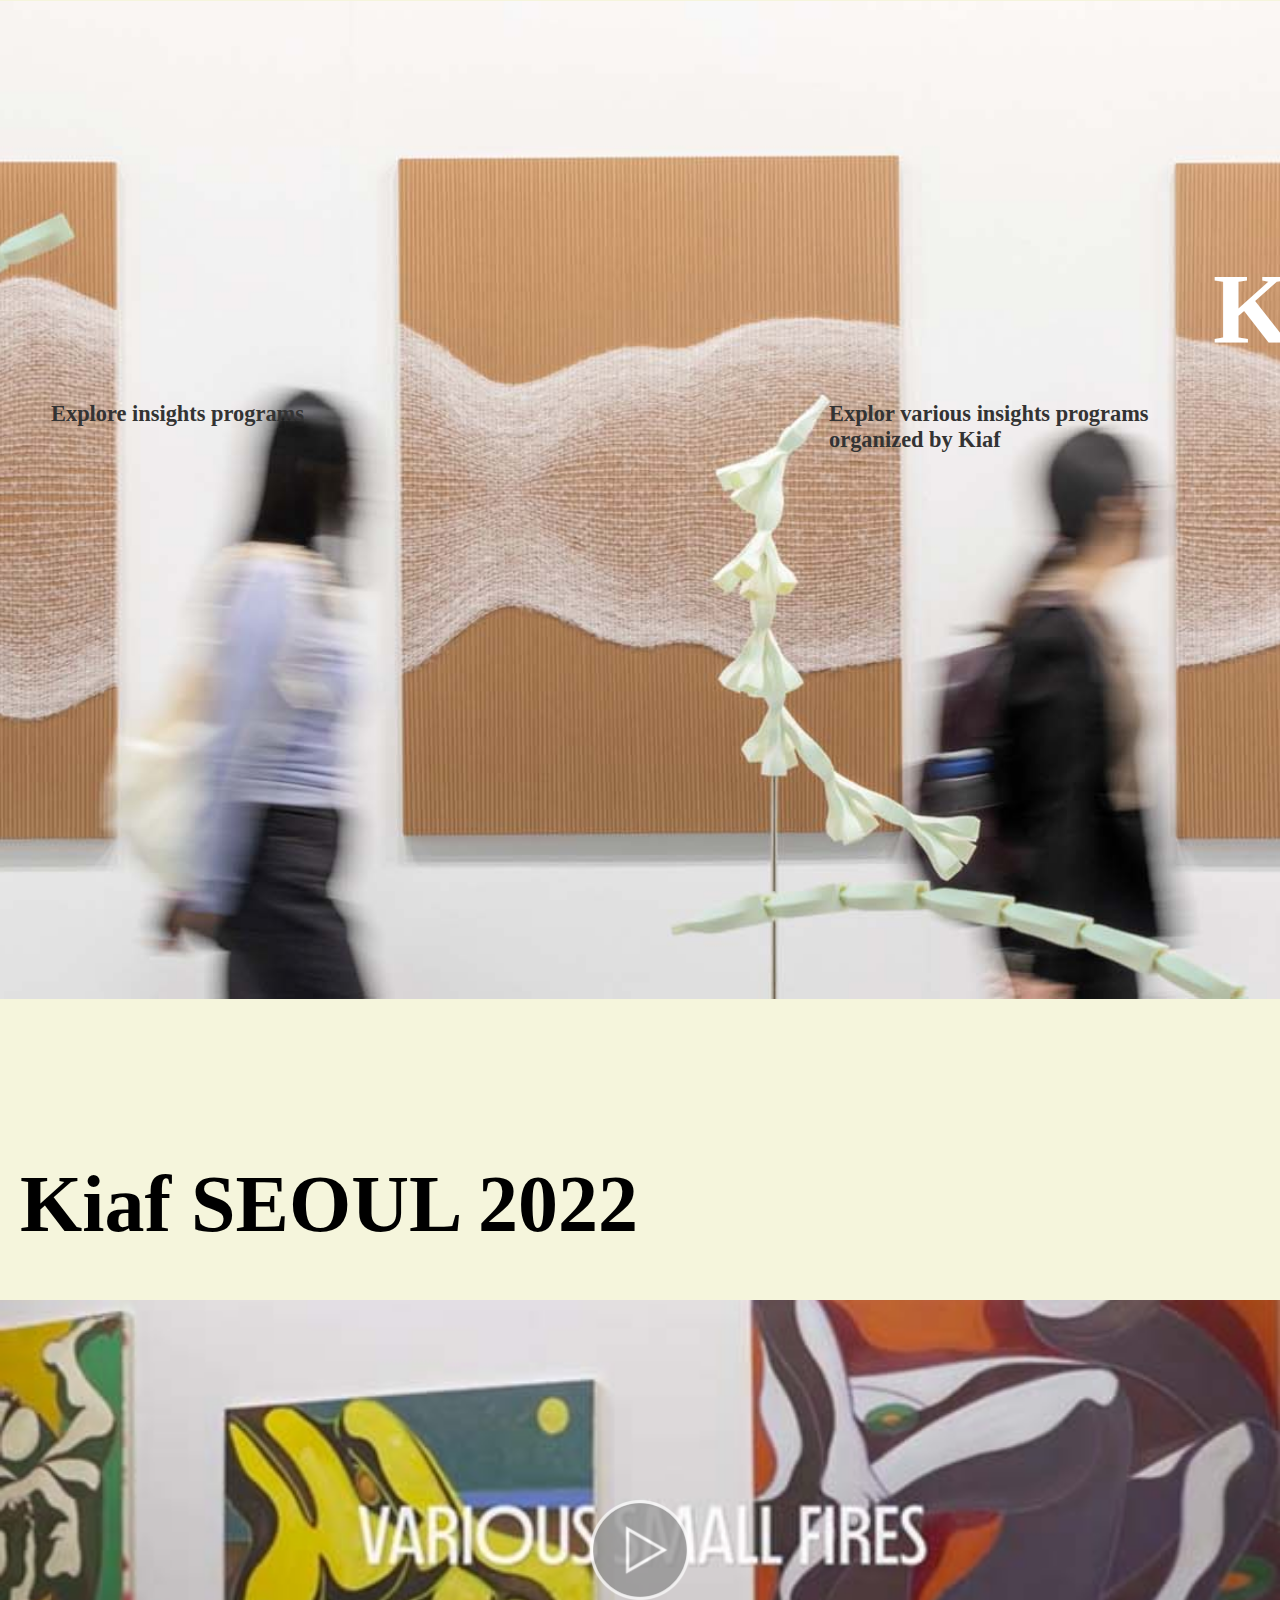
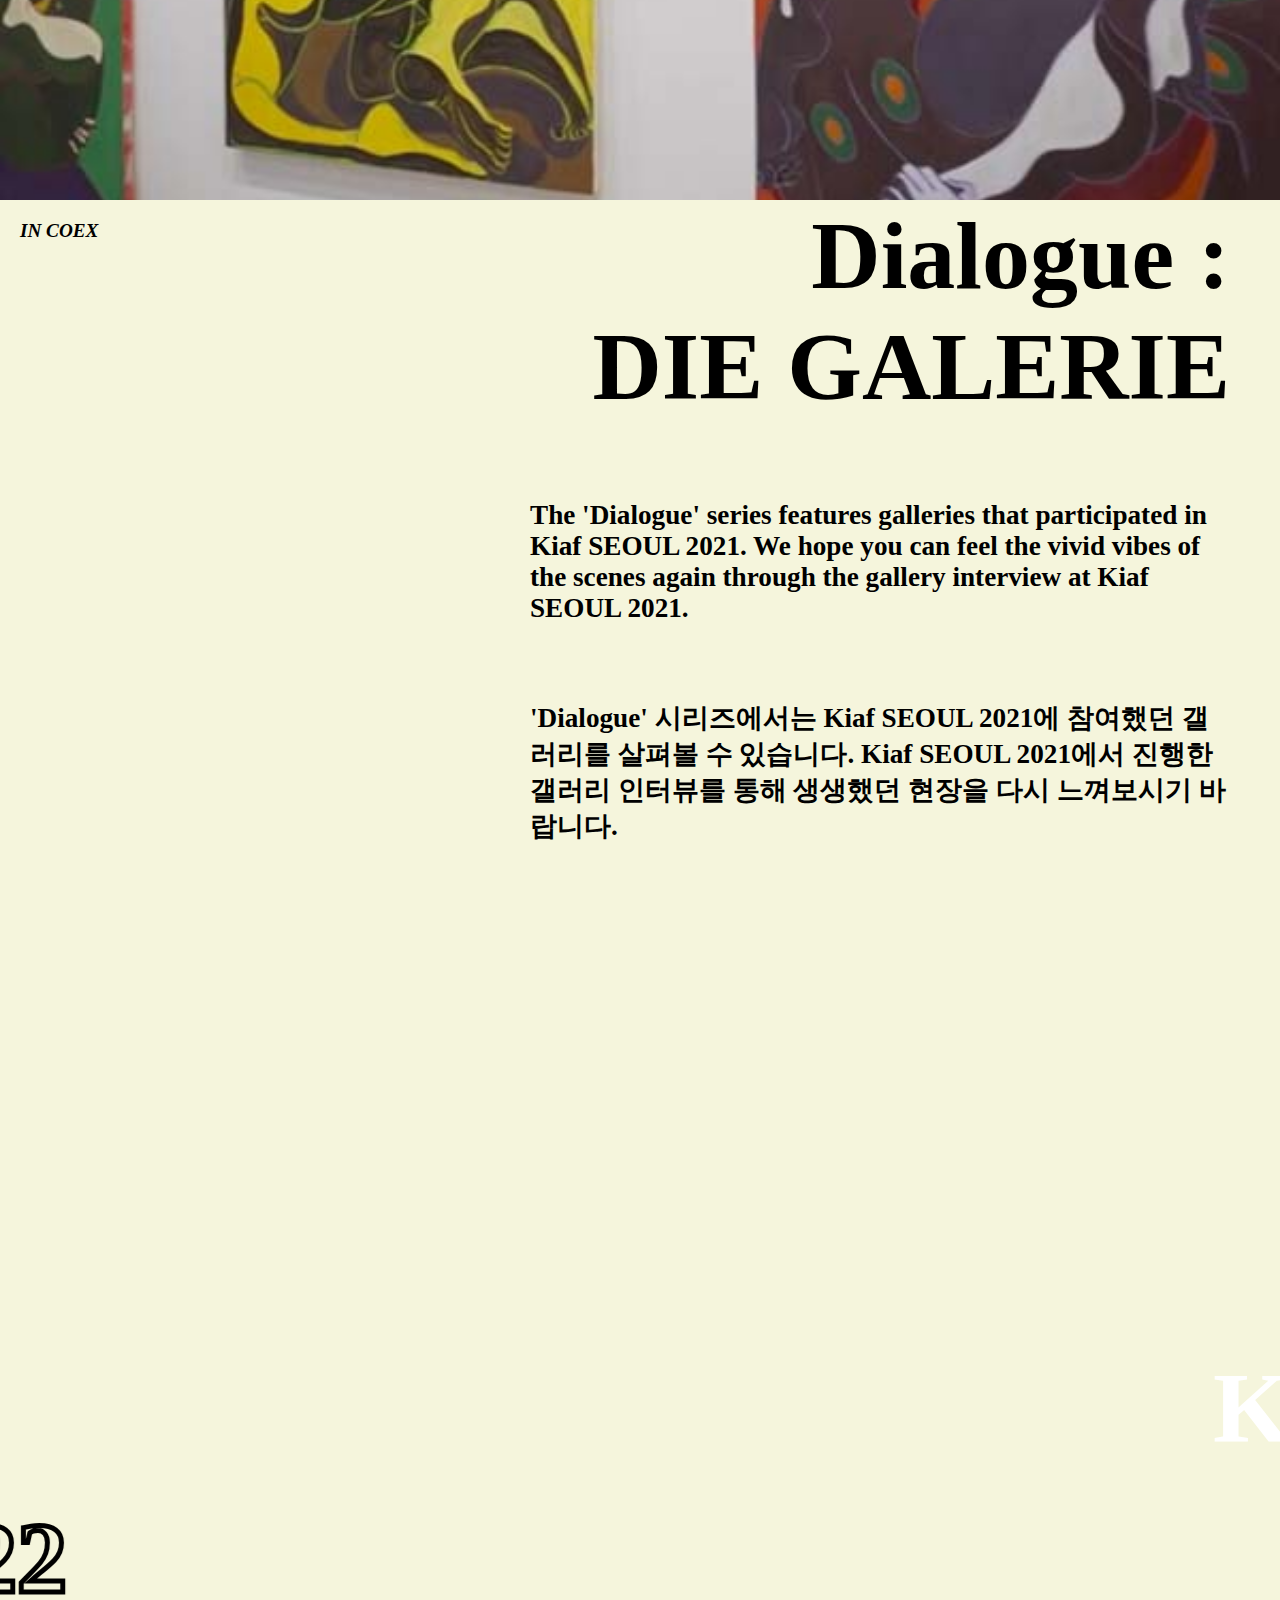
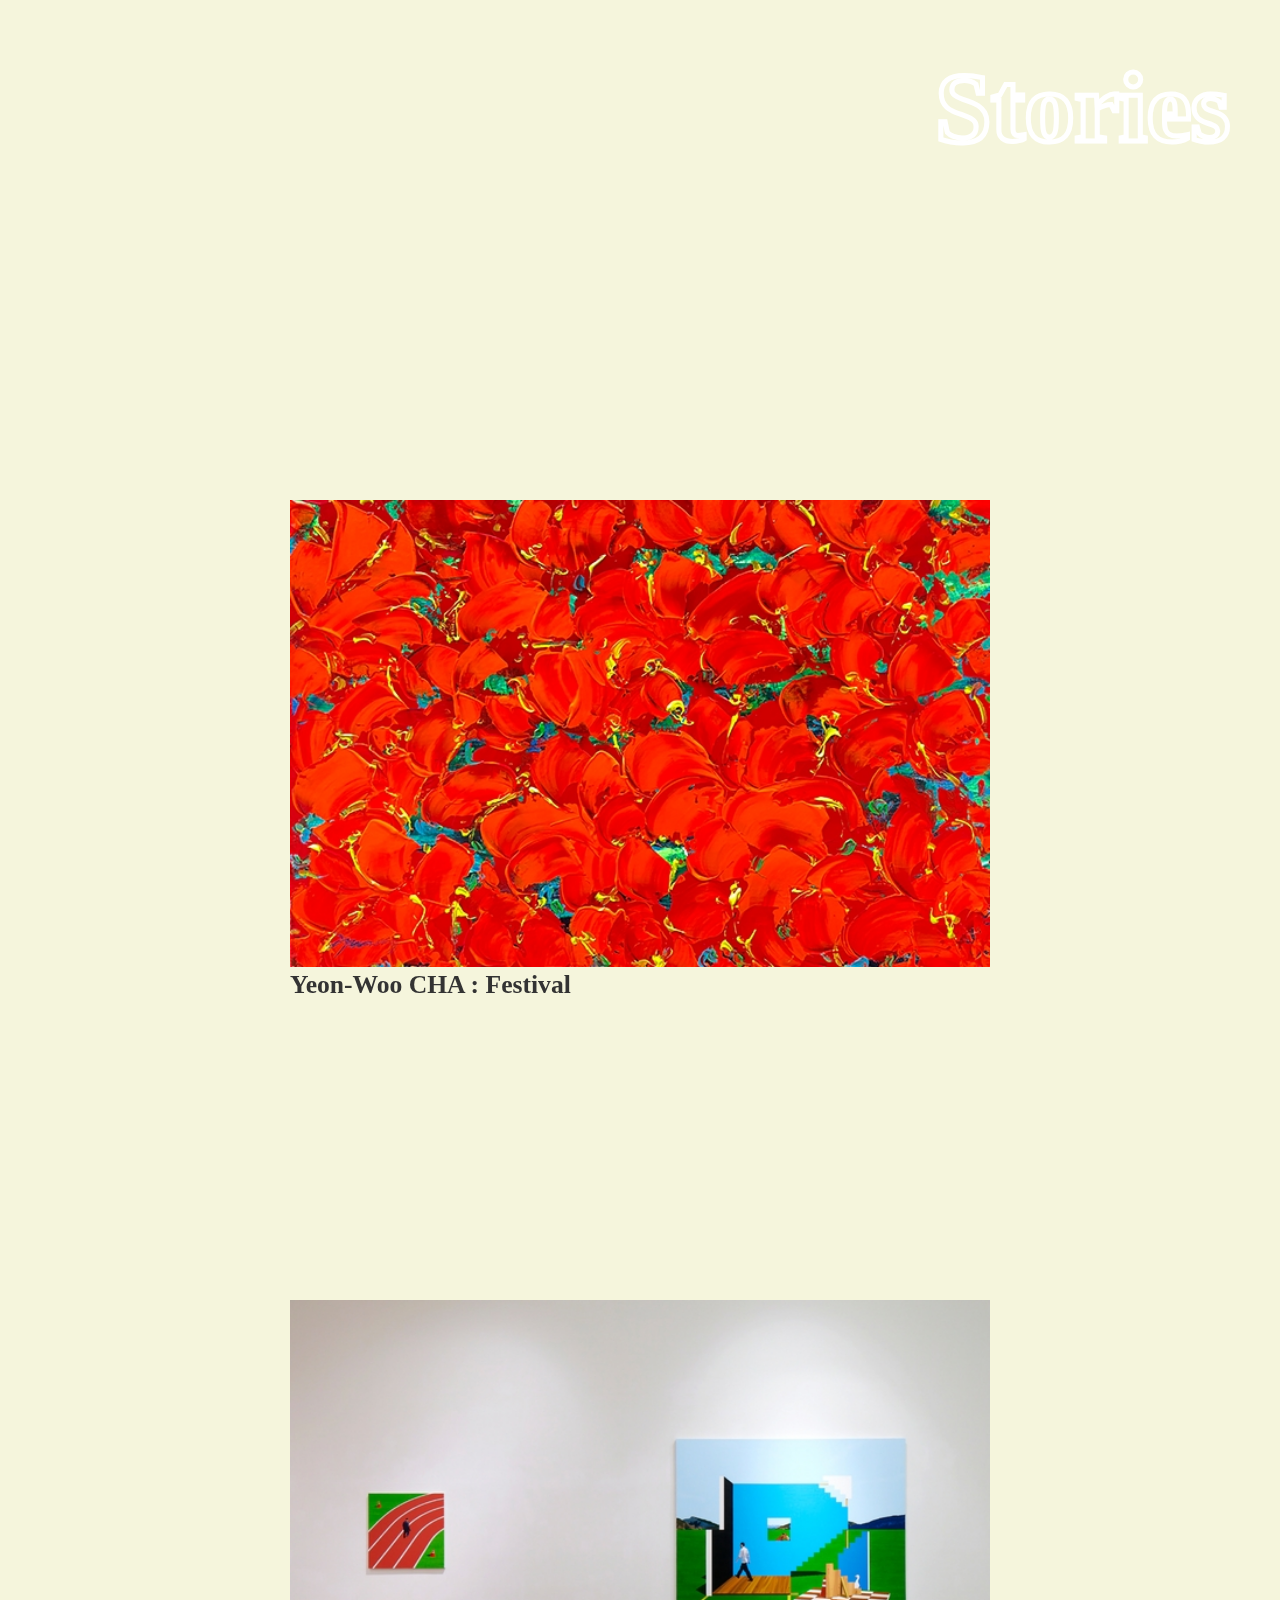
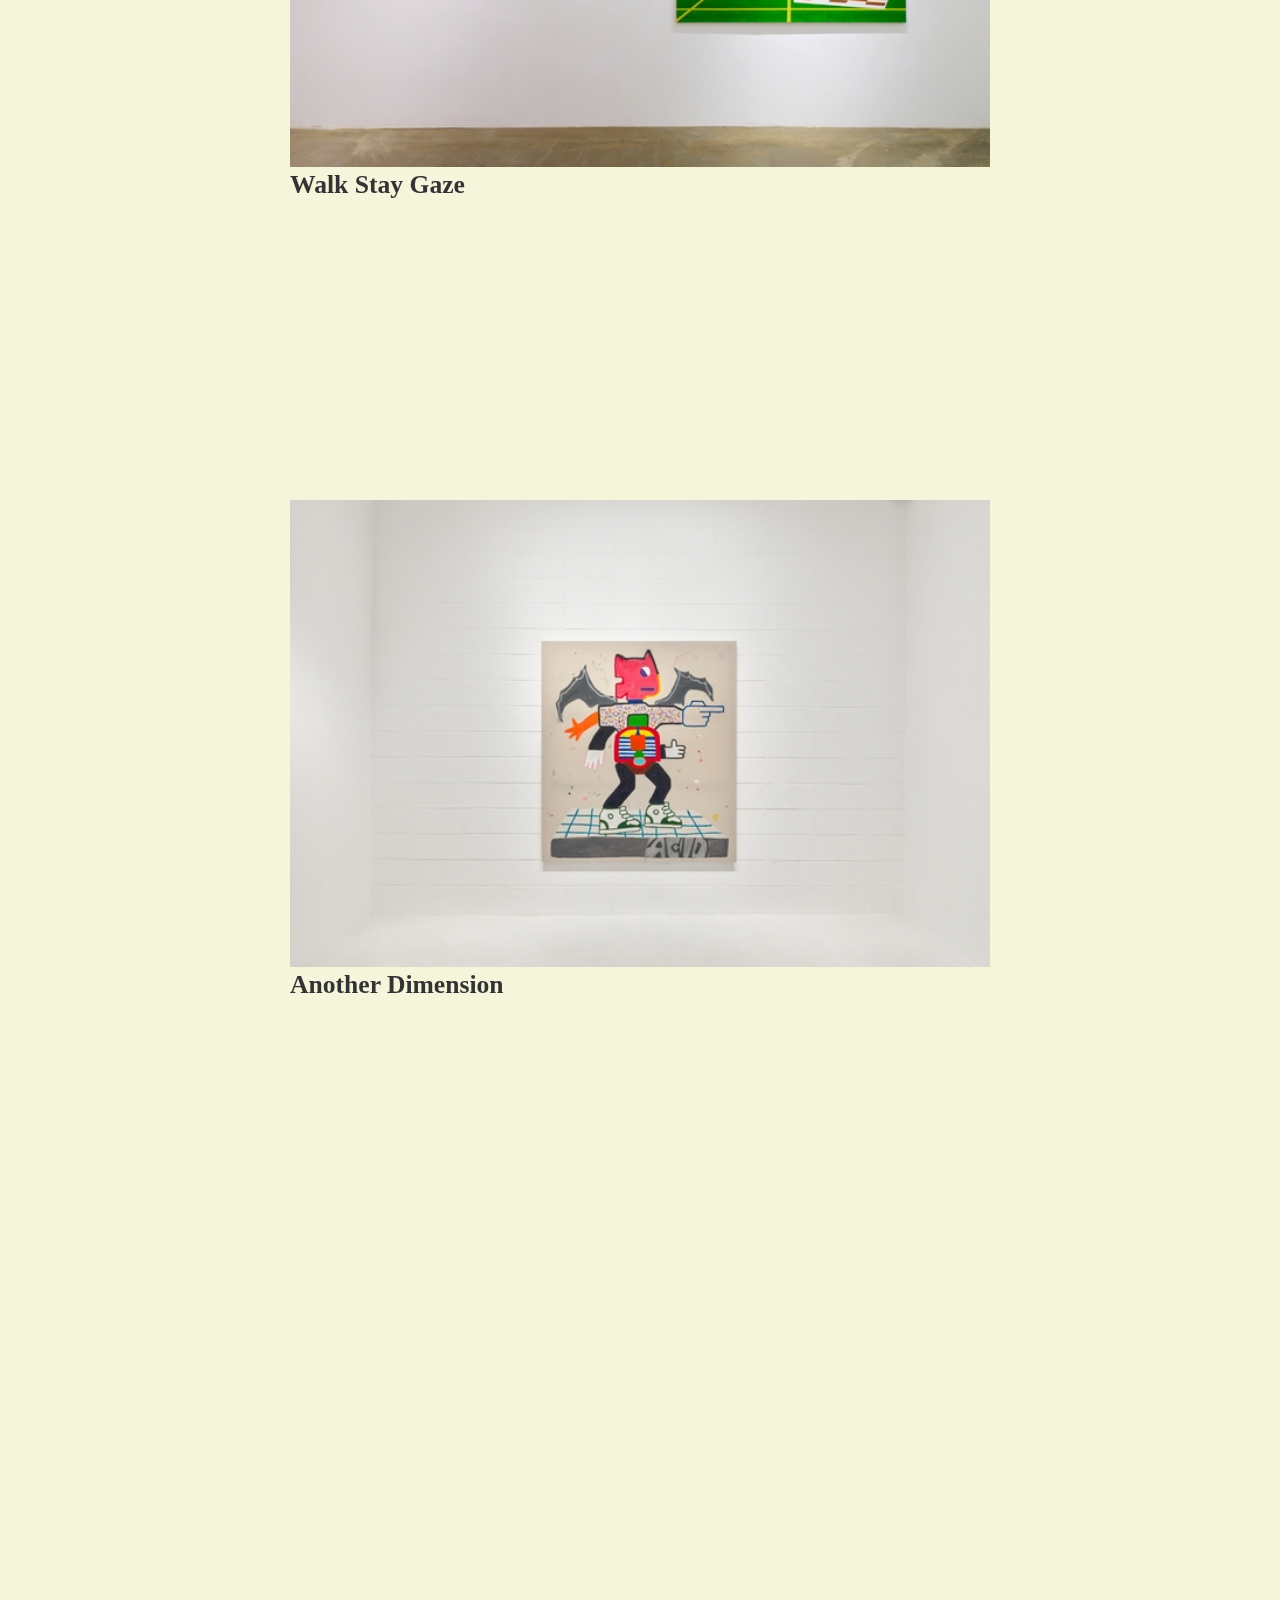
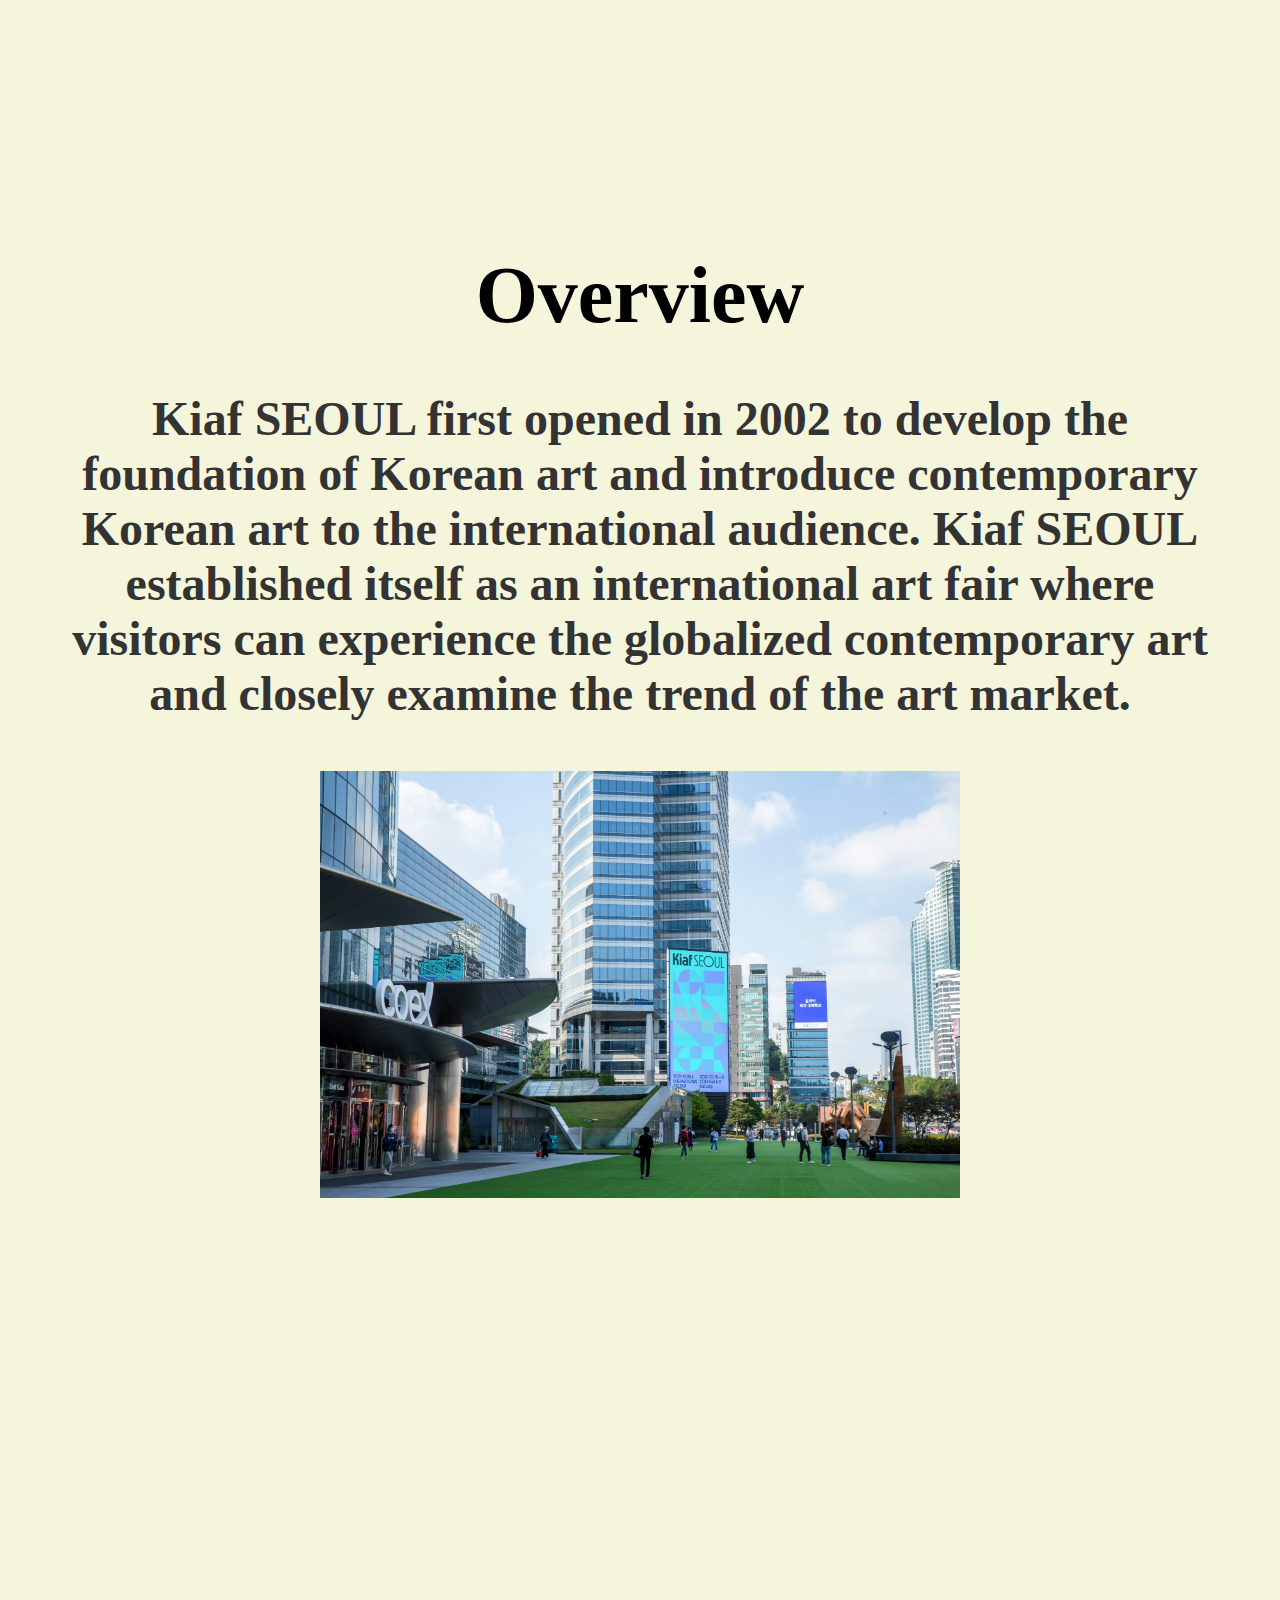
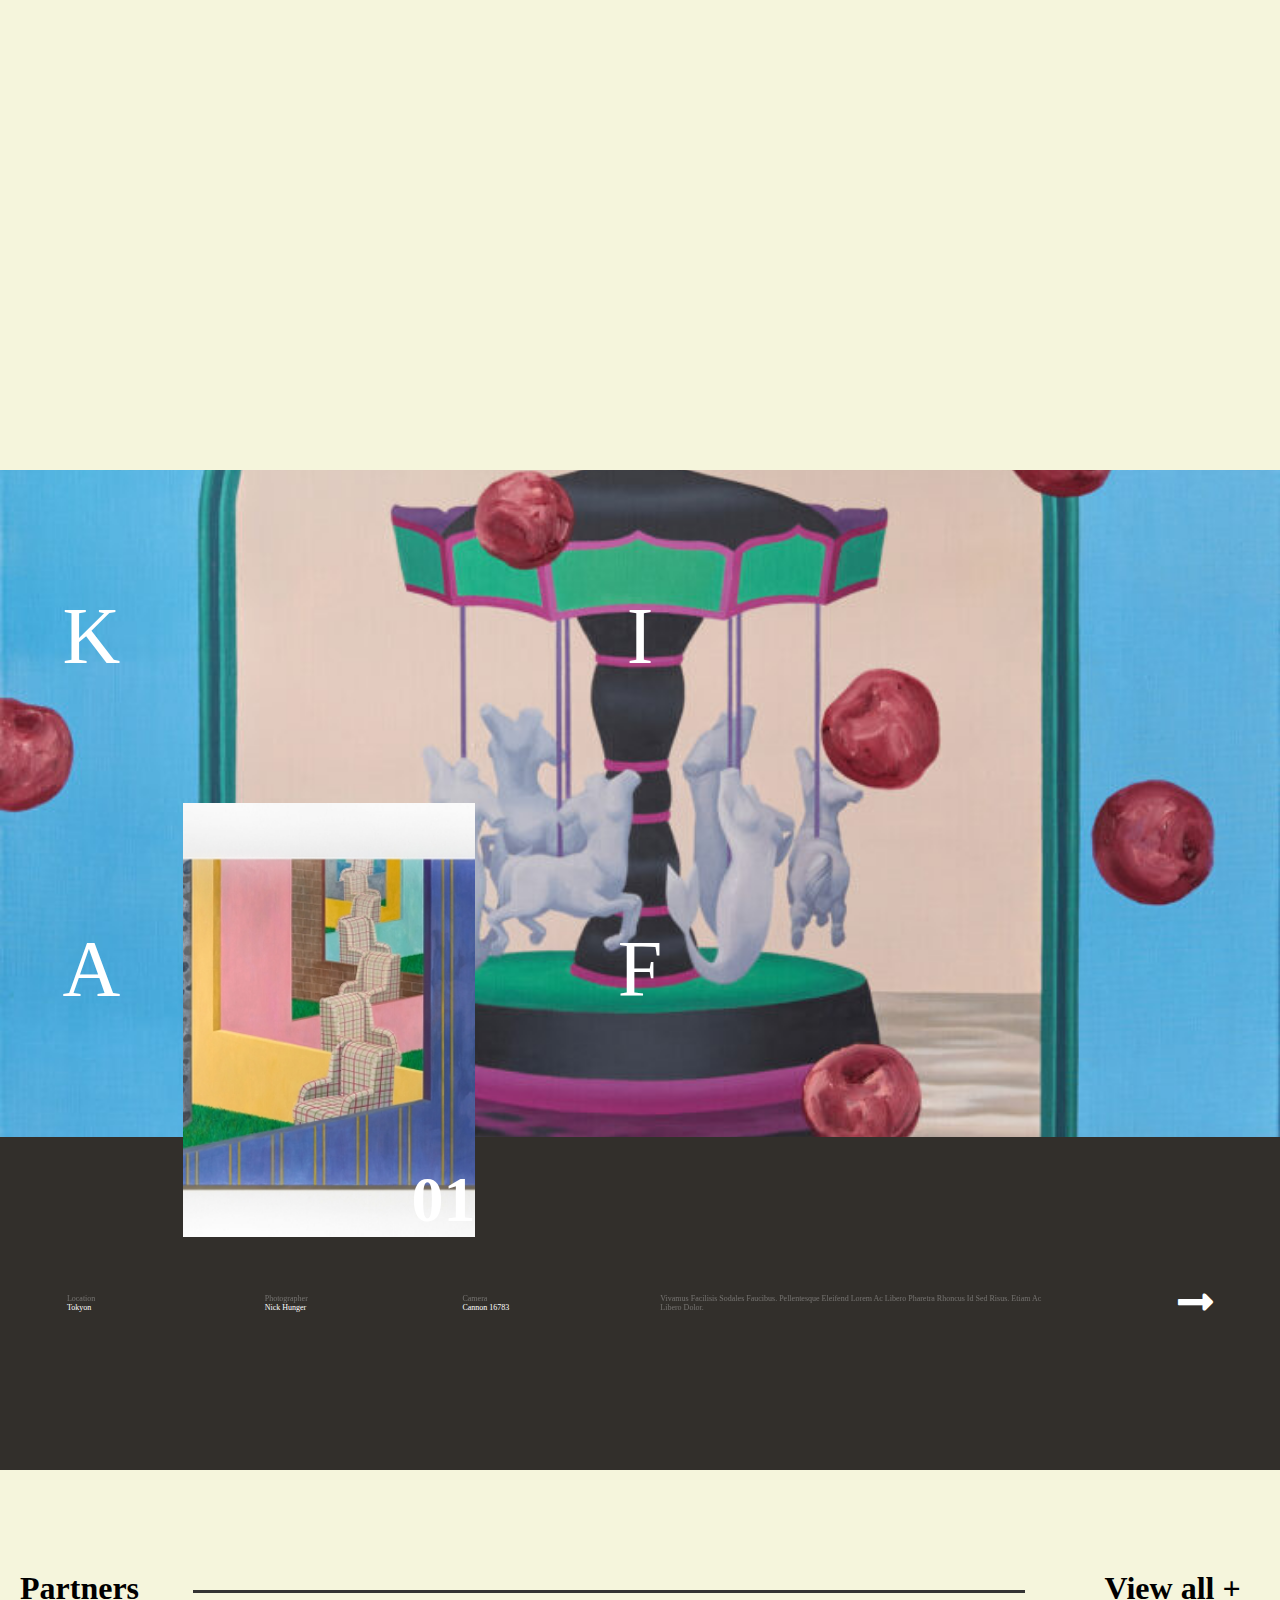
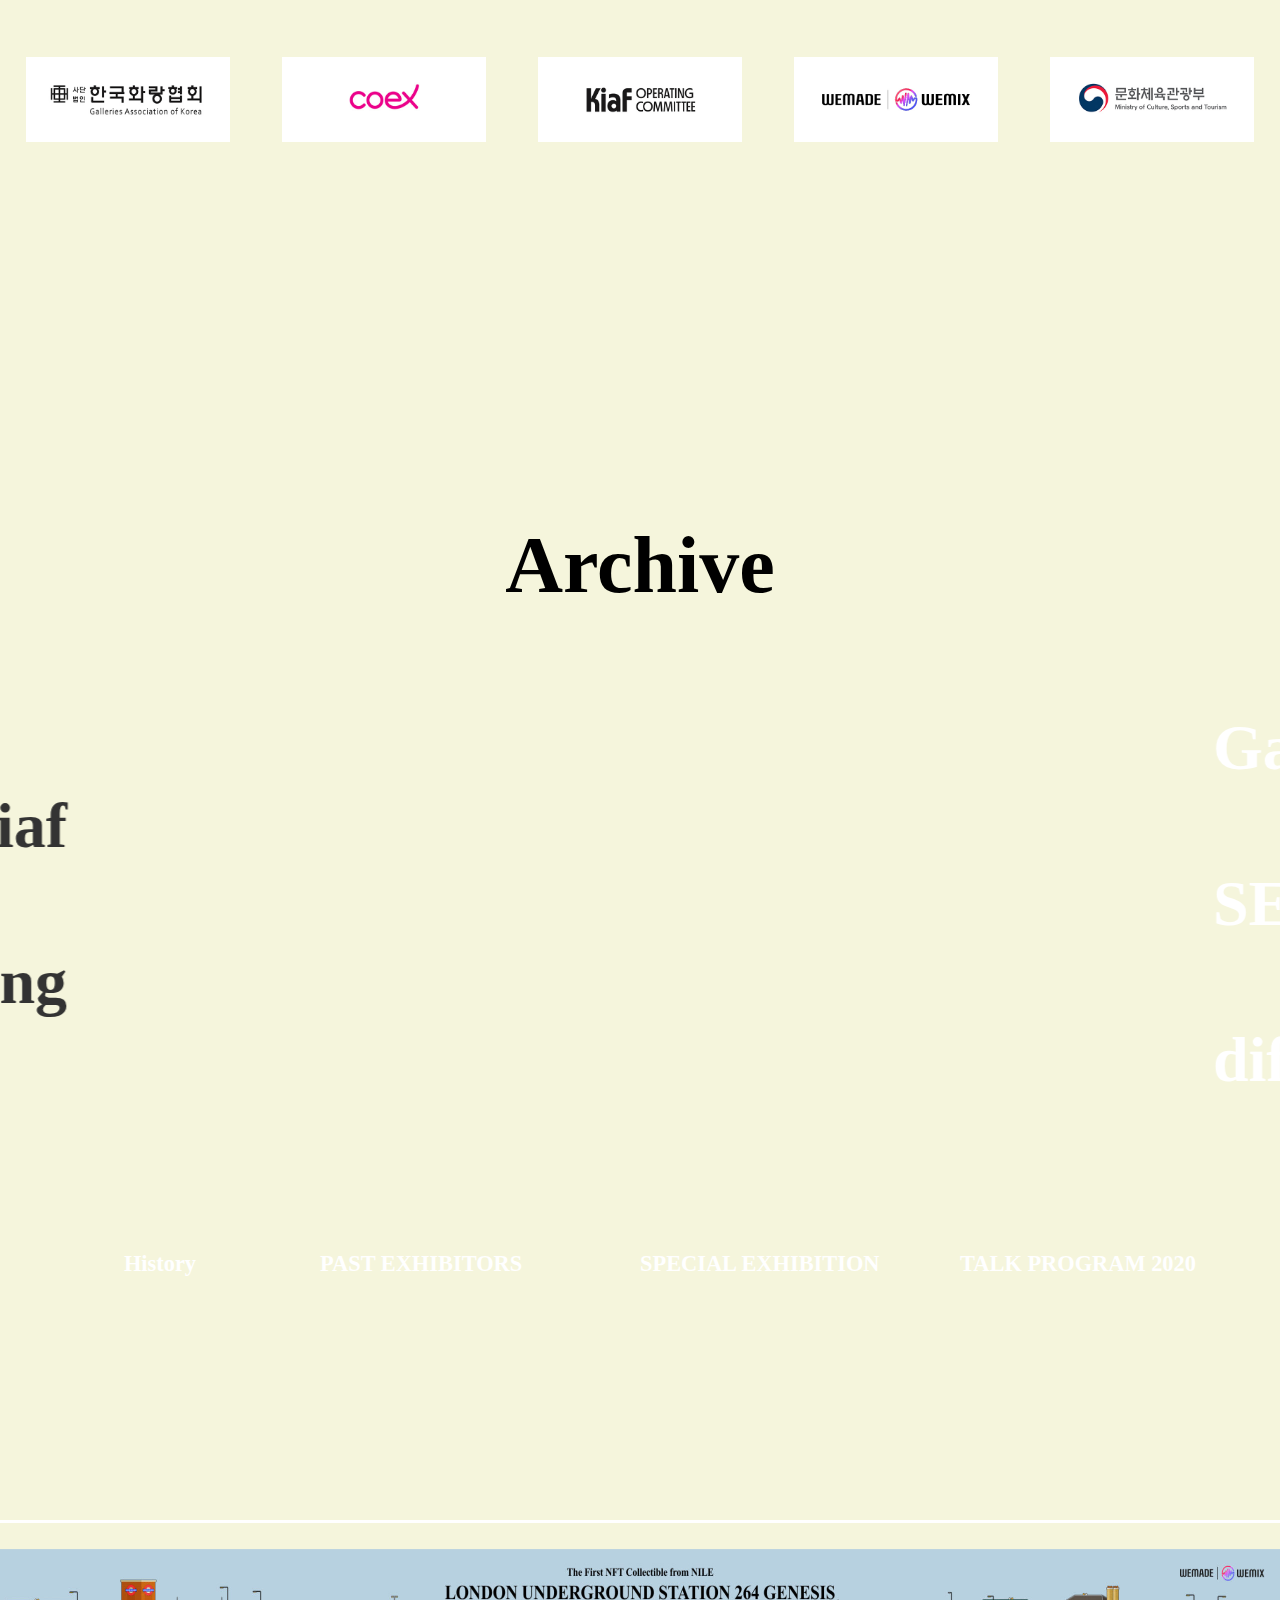
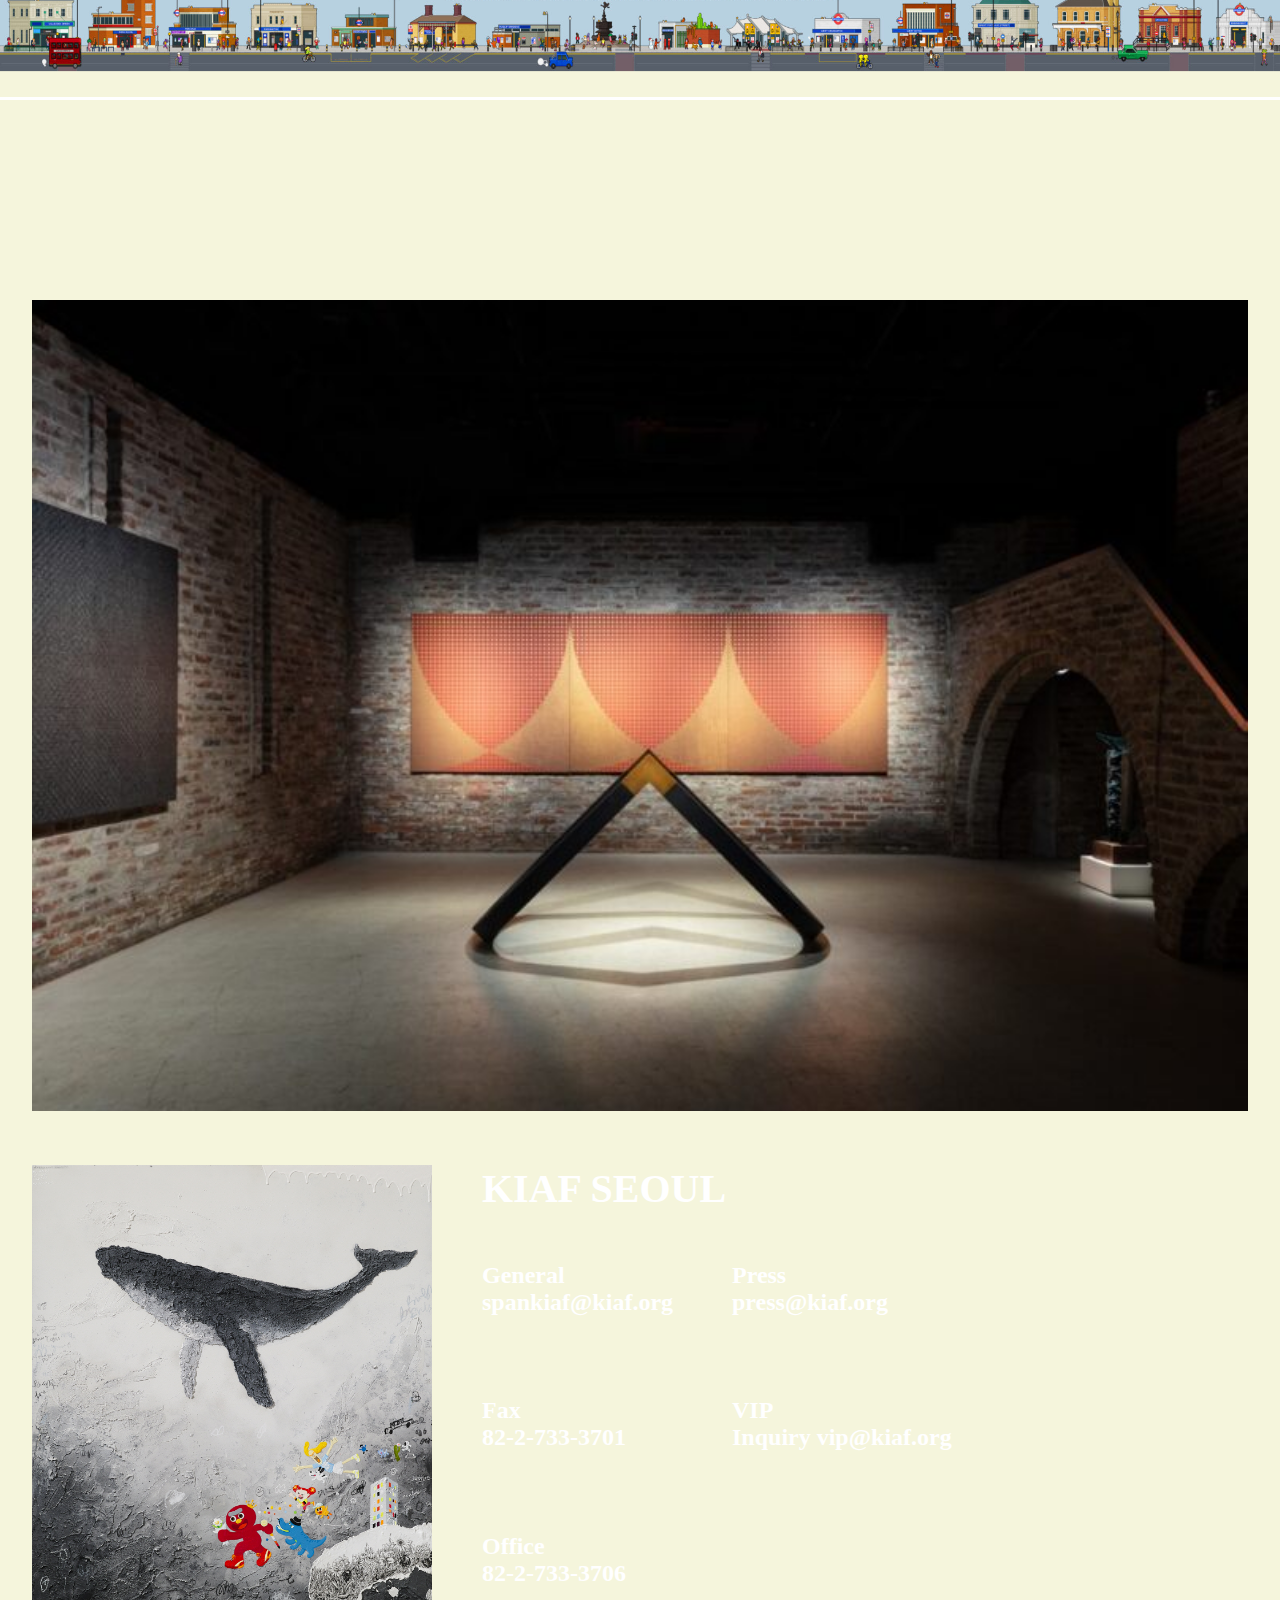
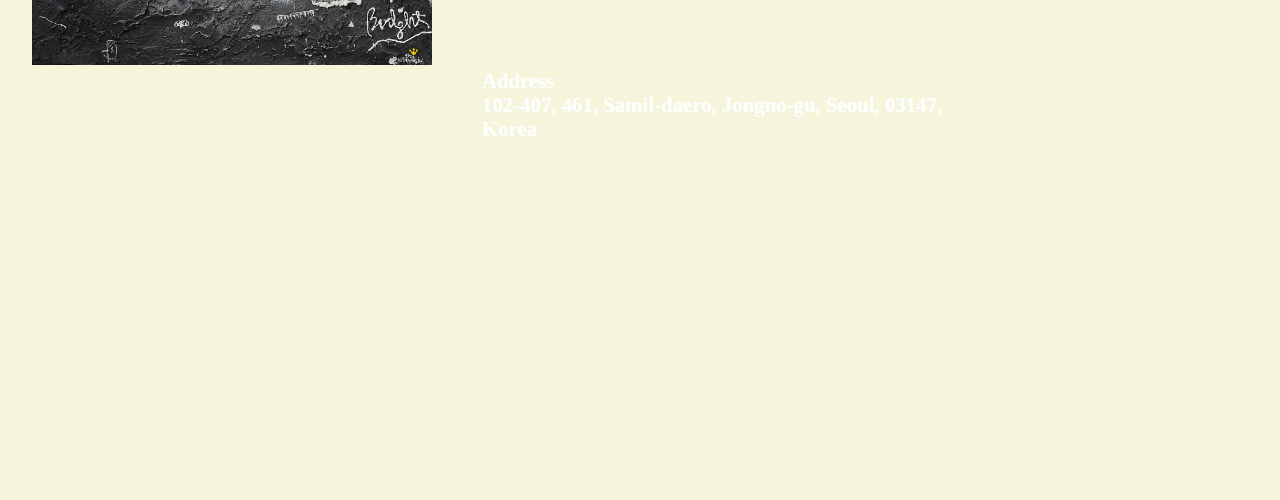
<file: index.html>
<!DOCTYPE html>
<html lang="en">
  <head>
    <meta charset="UTF-8" />
    <meta http-equiv="X-UA-Compatible" content="IE=edge" />
    <meta name="viewport" content="width=device-width, initial-scale=1.0" />
    <title>index</title>
    <link
      rel="stylesheet"
      href="https://use.fontawesome.com/releases/v5.2.0/css/all.css"
    />
    <link rel="stylesheet" href="css/main.css" !important />
    <link rel="stylesheet" href="css/desk.css" !important />
    <link rel="stylesheet" href="css/ta.css" !important />
    <link rel="stylesheet" href="css/mpro.css" !important />
    <link rel="stylesheet" href="css/m.css" />
    <style>
      @font-face {
        font-family: "Faktum-Bold";

        src: local("Faktum-Bold"), url("../font/Faktum-Bold.eot"),
          url("../font/Faktum-Bold.woff") format("Faktum-Bold"),
          url("../font/Faktum-Bold.ttf") format("Faktum-Bold"),
          url("../font/Faktum-Bold.otf") format("Faktum-Bold");
      }
      h1,
      h2,
      h3,
      h4,
      h5,
      h6,
      p,
      span,
      a {
        font-family: "Faktum-Bold";
      }
    </style>
    <script src="lib/jquery-3.1.1.min.js"></script>
    <script src="lib/jquery.easing.1.3.js"></script>
    <script src="lib/transit.min.js"></script>
    <script src="js/main.js"></script>
    <script>
      $(function () {
        // 메뉴바
        var lastScroll = 0;
        $(window).on("scroll", function () {
          var scrollTop = $(this).scrollTop();

          if (scrollTop > lastScroll) {
            //down
            $("header").removeClass("fixed");
          } else {
            //up
            $("header").addClass("fixed");
          }
          lastScroll = scrollTop;
        });
      });
    </script>
  </head>
  <body>
    <div id="main_wrap">
      <header>
        <div class="logo">
          <a href="#"><img src="img/logo.png" alt="LOGO" /></a>
        </div>
        <div class="menu_box">
          <nav class="menu">
            <ul>
              <li><a href="#">About</a></li>
              <li><a href="#">Insights</a></li>
              <li><a href="#">Program</a></li>
              <li><a href="#">Partners</a></li>
              <li><a href="#">Contact</a></li>
            </ul>
          </nav>
        </div>
      </header>
      <!--  모바일 햄버거 메뉴 -->
      <div class="m_menu_box">
        <div class="header">
          <div class="m_logo">
            <a href="#"><img src="img/logo.png" alt="LOGO" /></a>
          </div>
          <button class="hamburger">
            <span></span>
            <span></span>
            <span></span>
          </button>
        </div>

        <div class="nav__extra-background"></div>
        <nav class="nav">
          <div class="nav__content">
            <div class="nav__left">
              <div class="nav__links">
                <a href="#">About</a>
                <a href="#">Insights</a>
                <a href="#">Program</a>
                <a href="#">Partners</a>
                <a href="#">Contact</a>
              </div>
            </div>
            <div class="nav__right">
              <div class="nav__text">
                <h3 style="margin-bottom: 20px">Kiaf SEOUL</h3>
                <p>
                  Kiaf SEOUL은 2002년 처음 문을 연 한국 최초의
                  국제아트페어입니다. 전세계 갤러리들이 참가하는 Kiaf SEOUL은
                  글로벌 아트 시티인 서울을 중심으로 빠르게 성장하고 있습니다.
                  Kiaf SEOUL은 2022년부터 규모를 확대하고 있으며 새롭게 런칭하는
                  Kiaf PLUS를 통해 현대미술은 물론이고 NFT 아트, 뉴미디어아트 등
                  다양한 장르의 작품을 소개합니다. Kiaf SEOUL과 Kiaf PLUS는
                  아시아를 넘어 글로벌 아트 마켓을 주도하며 세계 미술인의 축제가
                  될 것입니다.
                </p>
              </div>
            </div>
          </div>
        </nav>
      </div>
      <script src="https://cdnjs.cloudflare.com/ajax/libs/gsap/3.0.5/gsap.min.js"></script>
      <script src="js/m_menu.js"></script>
      <!-- 메인 -->
      <section id="banner">
        <div class="text">
          <marquee
            behavior="scroll"
            direction="left"
            scrolldelay="1"
            class="mar"
            >Kiaf SEOUL is expanding the fair as of 2022</marquee
          >
          <marquee
            behavior="scroll"
            direction="right"
            scrolldelay="1"
            class="mar1"
            >Kiaf SEOUL is expanding the fair as of 2022</marquee
          >
        </div>
        <div class="sec_text">
          <p>Explore insights programs</p>
          <p>Explor various insights programs organized by Kiaf</p>
        </div>
      </section>
      <section id="video_title">
        <h3>Kiaf SEOUL 2022</h3>
      </section>
      <section id="video">
        <img src="img/play.png" alt="play" />
      </section>
      <section id="video_contents">
        <p class="video_sub_title">IN COEX</p>
        <h3>
          Dialogue : <br />
          DIE GALERIE
        </h3>
        <p class="video_en">
          The 'Dialogue' series features galleries that participated in Kiaf
          SEOUL 2021. We hope you can feel the vivid vibes of the scenes again
          through the gallery interview at Kiaf SEOUL 2021.
        </p>
        <p class="video_ko">
          'Dialogue' 시리즈에서는 Kiaf SEOUL 2021에 참여했던 갤러리를 살펴볼 수
          있습니다. Kiaf SEOUL 2021에서 진행한 갤러리 인터뷰를 통해 생생했던
          현장을 다시 느껴보시기 바랍니다.
        </p>
      </section>
      <script src="js/pallax_video.js"></script>
      <section id="marque">
        <div class="text">
          <div class="marque_box1">
            <marquee
              behavior="scroll"
              direction="left"
              scrolldelay="1"
              class="mar2"
              >Kiaf SEOUL is expanding the fair as of 2022</marquee
            >
            <marquee
              behavior="scroll"
              direction="right"
              scrolldelay="1"
              class="mar3"
              >Kiaf SEOUL is expanding the fair as of 2022</marquee
            >
          </div>
          <div class="marque_box2">
            <marquee
              behavior="scroll"
              direction="right"
              scrolldelay="1"
              class="mar4"
              >Kiaf SEOUL is expanding the fair as of 2022</marquee
            >
            <marquee
              behavior="scroll"
              direction="left"
              scrolldelay="1"
              class="mar5"
              >Kiaf SEOUL is expanding the fair as of 2022</marquee
            >
          </div>
          <div class="marque_sub_txt">
            <h4>Stories</h4>
          </div>
        </div>
        <div id="scroll_horizen">
          <div class="box1">
            <div class="box"><img src="img/story01.jpg" alt="story01" /></div>
            <p>Yeon-Woo CHA : Festival</p>
          </div>
          <div class="box2">
            <div class="box"><img src="img/story02.jpg" alt="story02" /></div>
            <p>Walk Stay Gaze</p>
          </div>
          <div class="box3">
            <div class="box"><img src="img/story03.jpg" alt="story03" /></div>
            <p>Another Dimension</p>
          </div>
        </div>
      </section>

      <section id="overview">
        <h3>Overview</h3>
        <h4>
          Kiaf SEOUL first opened in 2002 to develop the foundation of Korean
          art and introduce contemporary Korean art to the international
          audience. Kiaf SEOUL established itself as an international art fair
          where visitors can experience the globalized contemporary art and
          closely examine the trend of the art market.
        </h4>
        <div class="overview_pic">
          <img src="img/banner02.jpg" alt="overview_banner" />
        </div>
      </section>
      <section id="scroll_gallery">
        <div id="scroll_gallery_wrap">
          <main>
            <div class="hero__bg">
              <div
                class="layer layer-displayed"
                data-scene="1"
                style="background-image: url(img/article_bg01.jpg)"
              ></div>
              <div
                class="layer"
                data-scene="2"
                style="background-image: url(img/article_bg02.jpg)"
              ></div>
              <div
                class="layer"
                data-scene="3"
                style="background-image: url(img/article_bg03.jpg)"
              ></div>
            </div>
            <span>
              <span class="displayed">K</span>
              <span>K</span>
            </span>
            <span>
              <span class="displayed">A</span>
              <span>A</span>
            </span>
            <span>
              <span class="displayed">I</span>
              <span>I</span>
            </span>

            <span>
              <span class="displayed">F</span>
              <span>F</span>
            </span>
            <span>
              <span class="displayed"></span>
              <span></span>
            </span>
            <span>
              <span class="displayed"></span>
              <span></span>
            </span>
            <span>
              <span class="displayed"></span>
              <span></span>
            </span>

            <div class="hero__image">
              <div class="layer__container">
                <div
                  class="layer layer-displayed"
                  data-scene="1"
                  style="background-image: url(img/article01.jpg)"
                ></div>
                <div
                  class="layer"
                  data-scene="2"
                  style="background-image: url(img/article02.jpg)"
                ></div>
                <div
                  class="layer"
                  data-scene="3"
                  style="background-image: url(img/article03.jpg)"
                ></div>
              </div>
              <div class="hero__number">
                <span> 01 </span>
              </div>
            </div>
            <div class="footer">
              <div>
                <span>Location</span>
                <span>
                  <span class="displayed">Tokyon</span>
                  <span>Los Angeles</span>
                  <span>Huston</span>
                  <span>Tokyon</span>
                </span>
              </div>
              <div>
                <span>Photographer</span>
                <span>
                  <span class="displayed">Nick Hunger</span>
                  <span>Hugh Jackman</span>
                  <span>Dylan Smith</span>
                  <span>Tokyon</span>
                </span>
              </div>
              <div>
                <span>Camera</span>
                <span>
                  <span class="displayed">Cannon 16783</span>
                  <span>Nikon XL</span>
                  <span>Cannon 32C</span>
                  <span>Tokyon</span>
                </span>
              </div>
              <div>
                <span>
                  Vivamus facilisis sodales faucibus. Pellentesque eleifend
                  lorem ac libero pharetra rhoncus id sed risus. Etiam ac libero
                  dolor.
                </span>
              </div>
              <div class="controller" onclick="switchLayer()">
                <i class="fas fa-long-arrow-alt-right"></i>
              </div>
            </div>
          </main>
        </div>
      </section>
      <script src="js/scroll-bg.js"></script>
      <section id="partners">
        <div class="partner_line">
          <div class="partner_line_box">
            <p class="partners_first">Partners</p>
            <div class="line"></div>
            <p class="partners_second">View all +</p>
          </div>
          <div class="partner_box">
            <ul>
              <li><img src="img/partner01.jpeg" alt="partner01" /></li>
              <li><img src="img/partner02.jpeg" alt="partner02" /></li>
              <li><img src="img/partner03.jpg" alt="partner03" /></li>
              <li><img src="img/partner04.jpg" alt="partner04" /></li>
              <li><img src="img/partner05.jpeg" alt="partner05" /></li>
            </ul>
          </div>
        </div>
      </section>
      <section id="archive">
        <h3>Archive</h3>
        <marquee
          behavior="scroll"
          direction="left"
          scrolldelay="10"
          class="archive_mar"
          >Galleries from all around the world have been</marquee
        >
        <marquee
          behavior="scroll"
          direction="right"
          scrolldelay="5"
          class="archive_mar"
          >participating in Kiaf SEOUL since 2002. Kiaf</marquee
        >
        <marquee
          behavior="scroll"
          direction="left"
          scrolldelay="20"
          class="archive_mar"
          >SEOUL also has been annually presenting</marquee
        >
        <marquee
          behavior="scroll"
          direction="right"
          scrolldelay="2"
          class="archive_mar"
          >special exhibitions and talk programs regarding</marquee
        >
        <marquee
          behavior="scroll"
          direction="left"
          scrolldelay="5"
          class="archive_mar"
          >different global art scenes and issues.</marquee
        >
        <div class="archive_menu_box">
          <ul>
            <li><a href="#">History</a></li>
            <li><a href="#">PAST EXHIBITORS</a></li>
            <li><a href="#">SPECIAL EXHIBITION</a></li>
            <li><a href="#">TALK PROGRAM 2020</a></li>
          </ul>
        </div>
      </section>
      <section id="footer_ad">
        <img src="img/banner03.jpg" alt="ad_banner" />
      </section>
      <script src="js/sc_bg.js"></script>
      <footer>
        <div class="footer_big">
          <img src="img/footer_banner01.jpg" alt="footer_bigimg" />
        </div>
        <div class="footer_small">
          <div class="footer_small_img">
            <img src="img/footer_banner03.jpg" alt="footer_smallimg" />
          </div>
          <div class="footer_small_txt_box">
            <div class="footer_txt_box">
              <h5>KIAF SEOUL</h5>
              <div class="footer_txt_box_contents">
                <ul>
                  <li>
                    <p>
                      General<br />
                      spankiaf@kiaf.org
                    </p>
                  </li>
                  <li>
                    <p>
                      Press<br />
                      press@kiaf.org
                    </p>
                  </li>
                  <li>
                    <p>
                      Fax<br />
                      82-2-733-3701
                    </p>
                  </li>
                  <li>
                    <p>
                      VIP<br />
                      Inquiry vip@kiaf.org
                    </p>
                  </li>
                  <li>
                    <p>
                      Office<br />
                      82-2-733-3706
                    </p>
                  </li>
                  <li>
                    <p>
                      Address<br />
                      102-407, 461, Samil-daero, Jongno-gu, Seoul, 03147, Korea
                    </p>
                  </li>
                </ul>
              </div>
            </div>
          </div>
        </div>
      </footer>
    </div>
  </body>
</html>
</file>
<file: css/main.css>
@media all and (min-width: 1400px) {
  * {
    margin: 0;
    padding: 0;
    box-sizing: border-box;
  }
  ul,
  ol {
    list-style: none;
  }
  a {
    text-decoration: none;
    display: block;
  }
  html {
    height: 100%;
    transition: all 0.5s ease;
  }
  body {
    background-color: beige;
    height: 100%;
    overflow-x: hidden;
    transition: all 0.5s ease;
  }
  ::-webkit-scrollbar {
    display: none;
  }

  /* 메인 컨텐츠 */
  #main_wrap {
    width: 100vw;
    height: 100%;
    transition: all 0.5s ease;
  }

  /* header */
  header {
    width: 100vw;
    height: 80px;
    /* border: 1px solid black; */
    display: flex;
    position: fixed;
    top: -80px;
    left: 0;
    transition: all 0.3s;
    z-index: 9999;
  }
  header.fixed {
    top: 0;
  }
  header .logo {
    width: 300px;
    height: 80px;
    /* border: 1px solid black; */
  }
  header .logo > a {
    width: 300px;
    height: 80px;
    text-align: center;
    line-height: 80px;
  }
  header .logo > a > img {
    width: 90%;
  }
  header .menu_box {
    width: 100%;
    height: 100%;
    /* border: 1px solid black; */
    position: relative;
  }
  header .menu_box > .menu {
    width: 600px;
    height: 50px;
    /* border: 1px solid black; */
    position: absolute;
    top: 15px;
    right: 5%;
  }
  header .menu_box > .menu > ul {
    width: 100%;
    display: flex;
    justify-content: space-between;
    align-items: center;
  }
  header .menu_box > .menu > ul > li {
    width: 20%;
    line-height: 50px;
    text-align: center;
  }
  header .menu_box > .menu > ul > li > a {
    font-size: 1.2rem;
    color: #333;
    font-weight: bold;
    font-family: "Faktum-SemiBold";
  }
  /* banner */
  #banner {
    width: 100vw;
    height: 1000px;
    border: 1px solid transparent;
    background: url(../img/banner01.jpg) center center no-repeat;
    background-size: cover;
  }
  .text {
    width: 100%;
    font-size: 100px;
    color: #333;
    font-weight: bold;
    font-family: "Faktum-Bold";
    margin-top: 250px;
    color: #fff;
  }
  marquee {
    transition: 0.5s;
  }
  .mar1,
  .mar {
    position: absolute;
  }
  .mar1 {
    opacity: 0;
  }
  #banner .sec_text {
    width: 100%;
    height: 100px;
    /* border: 1px solid black; */
    position: relative;
    top: 150px;
    display: flex;
    justify-content: space-between;
  }
  #banner .sec_text > p:nth-child(1) {
    width: 300px;
    /* border: 1px solid black; */
    font-size: 1.4rem;
    margin-left: 50px;
    font-family: "Faktum-ExtraBold";
    font-weight: bold;
    color: #333;
  }
  #banner .sec_text > p:nth-child(2) {
    width: 400px;
    /* border: 1px solid black; */
    margin-right: 50px;
    font-size: 1.4rem;
    font-family: "Faktum-ExtraBold";
    font-weight: bold;
    color: #333;
  }
  #video_title {
    width: 100vw;
    height: 300px;
    /* border: 1px solid black; */
    position: relative;
  }
  #video_title h3 {
    width: 100%;
    font-size: 5rem;
    font-family: "Faktum-ExtraBold";
    position: absolute;
    bottom: 50px;
    left: 20px;
  }
  #video {
    width: 100vw;
    height: 500px;
    /* border: 1px solid black; */
    background: url(../img/video01.jpg) center center no-repeat;
    background-size: cover;
    position: relative;
  }
  #video > img {
    width: 100px;
    height: 100px;
    opacity: 0.7;
    position: absolute;
    top: 50%;
    left: 50%;
    transform: translate(-50%, -50%);
  }
  #video_contents {
    width: 100vw;
    height: 900px;
    /* border: 1px solid black; */
    display: flex;
    flex-flow: row wrap;
    position: relative;
    animation: opa 5s ease;
  }
  @keyframes opa {
    0% {
      opacity: 0;
    }
    50% {
      opacity: 0.5s;
    }
    100% {
      opacity: 1;
    }
  }
  #video_contents .video_sub_title {
    font-size: 1.2rem;
    width: 200px;
    font-family: "Faktum-MediumItalic";
    font-weight: bold;
    margin-left: 20px;
    margin-top: 20px;
    font-style: italic;
  }
  #video_contents h3 {
    width: 700px;
    /* border: 1px solid black; */
    position: absolute;
    right: 50px;
    font-size: 7rem;
    text-align: left;
  }
  #video_contents .video_en {
    width: 700px;
    /* border: 1px solid black; */
    position: absolute;
    top: 300px;
    right: 50px;
    font-size: 2rem;
    text-align: left;
    font-weight: bold;
    font-family: "Faktum-Bold";
  }
  #video_contents .video_ko {
    width: 700px;
    /* border: 1px solid black; */
    position: absolute;
    top: 550px;
    right: 50px;
    font-size: 2rem;
    text-align: left;
    font-weight: bold;
    font-family: "Faktum-Bold";
  }
  #marque {
    width: 100vw;
    height: 3500px;
    /* border: 1px solid black; */
    position: relative;
  }
  #marque .text {
    width: 100%;
    height: 600px;
    /* border: 1px solid black; */
    transition: all 0.5s ease;
    /* position: fixed;
  top: 30%;
  left: 50%;
  transform: translate(-50%, -50%); */
  }
  #marque .text .marque_box1 {
    width: 100%;
    height: 150px;
    /* border: 1px solid black; */
  }
  .mar2,
  .mar3 {
    position: absolute;
  }
  .mar3 {
    opacity: 0;
  }
  .active {
    position: fixed;
    top: 30%;
    left: 50%;
    transform: translate(-50%, -50%);
  }
  #marque .text .marque_box2 {
    width: 100%;
    height: 150px;
    /* border: 1px solid black; */
  }
  .mar4,
  .mar5 {
    position: absolute;
    -webkit-text-stroke: 5px black;
    color: transparent;
  }
  .mar5 {
    opacity: 0;
  }
  #marque .text .marque_sub_txt {
    width: 100%;
    -webkit-text-stroke: 5px #fff;
    color: transparent;
    text-align: right;
    padding-right: 50px;
  }
  #scroll_horizen {
    width: 100vw;
    height: 3500px;
    position: absolute;
    top: 0;
  }
  .box1,
  .box2,
  .box3 {
    width: 700px;
    height: 500px;
    /* border: 1px outset black; */
    position: relative;
  }
  .box {
    width: 100%;
    height: 300px;
    /* background-color: aquamarine; */
  }
  .box > img {
    width: 100%;
  }

  .box1 {
    top: 750px;
    left: 10%;
  }
  .box1 > p {
    font-size: 1.6rem;
    position: absolute;
    bottom: 0;
    font-weight: bold;
    color: #333;
    font-family: "Faktum-Bold";
  }
  .box2 {
    top: 1050px;
    left: 50%;
  }
  .box2 > p {
    font-size: 1.6rem;
    position: absolute;
    bottom: 0;
    font-weight: bold;
    color: #333;
    font-family: "Faktum-Bold";
  }
  .box3 {
    top: 1350px;
    left: 10%;
  }
  .box3 > p {
    font-size: 1.6rem;
    position: absolute;
    bottom: 0;
    font-weight: bold;
    color: #333;
    font-family: "Faktum-Bold";
  }
  #overview {
    width: 100vw;
    height: 180vh;
    /* border: 1px solid black; */
    margin-top: 200px;
    position: relative;

    margin-bottom: 200px;
    transition: all 0.5s ease;
    animation: up_overview 5s ease-in-out;
  }
  @keyframes up_overview {
    0% {
      top: 500px;
    }

    100% {
      top: 0px;
    }
  }
  #overview h3 {
    width: 100%;
    font-size: 5rem;
    text-align: center;
    font-family: "Faktum-Bold";
  }
  #overview h4 {
    width: 90%;
    margin: 50px auto;
    font-size: 4rem;
    text-align: center;
    font-weight: bold;
    color: #333;
    font-family: "Faktum-Bold";
  }
  #overview .overview_pic {
    width: 50%;
    margin: 50px auto;
  }
  #overview .overview_pic > img {
    width: 100%;
  }

  :root {
    outline: none;
    user-select: none;
    transition: transform 1.5s cubic-bezier(0.55, 0, 0.1, 1),
      filter 0.3s cubic-bezier(0.55, 0, 0.1, 1), z-index 0.6s step-end;
  }

  #scroll_gallery {
    width: 100%;
    height: 1000px;
    background-color: antiquewhite;
  }
  #scroll_gallery_wrap {
    width: 100%;
    height: 1000px;
    overflow-x: hidden;
  }
  main {
    width: 100%;
    height: 100%;
    margin: 0;
    overflow-x: hidden;
  }

  .layer {
    position: absolute;
    top: 0;
    left: 0;
    width: 100%;
    height: 100%;
    background-size: cover;
    background-repeat: no-repeat;
    background-position: center;
    z-index: 0;
  }
  .layer__container {
    position: relative;
    width: 100%;
    height: 100%;
  }

  main {
    display: grid;
    grid-template-rows: 1fr 1fr 1fr;
    grid-template-columns: repeat(2, 1fr 2fr) 1fr;
  }
  main > span {
    display: flex;
    justify-content: center;
    align-items: center;
    font-size: 5rem;
    color: white;
    text-transform: capitalize;
    z-index: 1;
  }
  main > span span:not(.displayed) {
    display: none;
  }
  main > span:nth-of-type(1) {
    grid-row: 1;
    grid-column: 1;
  }
  main > span:nth-of-type(2) {
    grid-row: 2;
    grid-column: 1;
  }
  main > span:nth-of-type(3) {
    grid-row: 1;
    grid-column: 3;
  }
  main > span:nth-of-type(4) {
    grid-row: 2;
    grid-column: 3;
  }
  main > span:nth-of-type(5) {
    grid-row: 1;
    grid-column: 5;
  }
  main > span:nth-of-type(6) {
    grid-row: 2;
    grid-column: 5;
  }
  main > span:nth-of-type(7) {
    grid-row: 3;
    grid-column: 5;
    text-shadow: -1px 0 white, 0 1px white, 1px 0 white, 0 -1px white;
    opacity: 0.1;
  }
  main .hero__bg {
    grid-row: 1 / 3;
    grid-column: 1 / -1;
    position: relative;
    overflow: hidden;
  }
  main .hero__bg .layer {
    transform: scale(1.2);
    filter: brightness(1.2);
  }
  main .hero__bg .layer-displayed {
    transform: scale(1);
    filter: brightness(1);
    z-index: 1;
  }
  main .hero__image {
    grid-row: 2 / -1;
    grid-column: 2;
    display: flex;
    align-items: flex-end;
    justify-content: flex-end;
    width: 80%;
    height: 65%;
    z-index: 1;
  }
  main .hero__image .layer {
    background-color: black;
    filter: invert(1);
  }
  main .hero__image .layer-displayed {
    filter: invert(0);
    transition: transform 1.5s cubic-bezier(0.55, 0, 0.1, 1),
      filter 0.75s cubic-bezier(0.55, 0, 0.1, 1) 0.6s, z-index 0.6s step-end;
    z-index: 1;
  }
  main .hero__image .hero__number {
    position: absolute;
    display: flex;
    flex-direction: column;
    justify-content: flex-end;
    align-items: flex-end;
    height: 4rem;
    font-size: 4rem;
    font-weight: bold;
    color: white;
    overflow: hidden;
    z-index: 2;
  }
  main .footer {
    grid-row: 3;
    grid-column: 1 / -1;
    display: flex;
    align-items: center;
    justify-content: space-around;
    background-color: rgba(0, 0, 0, 0.8);
    color: white;
    font-size: 0.5rem;
  }
  main .footer__text {
    position: relative;
  }
  main .footer > div > span {
    display: block;
    min-width: 4rem;
    text-transform: capitalize;
  }
  main .footer > div > span:first-of-type {
    opacity: 0.3;
  }
  main .footer > div > span:nth-of-type(2) span:not(.displayed) {
    display: none;
  }
  main .footer div {
    max-width: 30%;
  }
  main .footer div:last-child {
    font-size: 2.5rem;
  }
  main .controller {
    cursor: pointer;
    z-index: 1;
  }

  #partners {
    width: 100vw;
    height: 500px;
    /* border: 1px solid black; */
    margin-top: 100px;
  }
  #partners .partner_line {
    width: 100%;
    height: 100%;
  }
  #partners .partner_line .partner_line_box {
    width: 100%;
    display: flex;
    flex-flow: row wrap;
    justify-content: space-between;
    align-items: center;
    /* border: 1px solid black; */
  }
  #partners .partner_line .partners_first {
    width: 10%;
    font-size: 2rem;
    font-weight: bold;
    font-family: "Faktum-Bold";
    margin-left: 20px;
  }
  #partners .partner_line .line {
    width: 70%;
    height: 3px;
    background-color: #333;
    margin-top: 5px;
  }
  #partners .partner_line .partners_second {
    width: 13%;
    font-size: 2rem;
    font-weight: bold;
    font-family: "Faktum-Bold";
    /* border: 1px solid black; */
    text-align: center;
    margin-left: 0px;
  }
  #partners .partner_line .partner_box {
    width: 100%;
    /* border: 1px solid black; */
    position: relative;
    top: 50px;
  }
  #partners .partner_line .partner_box > ul {
    width: 100%;
    display: flex;
    justify-content: space-around;
    align-items: center;
  }
  #partners .partner_line .partner_box > ul > li {
    width: 20%;
    /* border: 1px solid black; */
    text-align: center;
  }
  #partners .partner_line .partner_box > ul > li > img {
    width: 80%;
  }

  #archive {
    width: 100vw;
    height: 1000px;
    /* border: 1px solid black; */
    margin-top: 50px;
  }
  #archive > h3 {
    width: 100%;
    font-size: 5rem;
    font-weight: bold;
    font-family: "Faktum-Bold";
    text-align: center;
    margin-bottom: 100px;
  }
  #archive .archive_mar {
    font-size: 4rem;
    font-weight: bold;
    color: #fff;
    font-family: "Faktum-Bold";
  }
  #archive .archive_mar:nth-child(3) {
    color: #333;
  }
  #archive .archive_mar:nth-child(5) {
    color: #333;
  }
  #archive .archive_menu_box {
    width: 90%;
    margin: 150px auto 0;
  }
  #archive .archive_menu_box > ul {
    width: 100%;
    display: flex;
    justify-content: space-between;
    align-items: center;
    /* border: 1px solid black; */
  }
  #archive .archive_menu_box > ul > li {
    width: 100%;
    text-align: left;
  }
  #archive .archive_menu_box > ul > li:nth-child(1) {
    text-align: center;
  }
  .archive_menu_box > ul > li > a {
    font-size: 1.5rem;
    font-weight: bold;
    font-family: "Faktum-Bold";
    color: #fff;
  }
  #footer_ad {
    width: 100vw;
    height: 180px;
    border-top: 3px solid white;
    border-bottom: 3px solid white;
    position: relative;
  }

  #footer_ad > img {
    width: 100%;
    position: absolute;
    top: 50%;
    left: 50%;
    transform: translate(-50%, -50%);
  }
  /* footer */

  footer {
    width: 100vw;
    min-width: 1200px;
    height: 2200px;
    margin: 200px auto 0;
  }
  .footer_big {
    width: 95%;
    margin: 0 auto;
  }
  .footer_big > img {
    width: 100%;
  }
  .footer_small {
    width: 95%;
    margin: 50px auto 0;
    display: flex;
    flex-flow: row wrap;
  }
  .footer_small .footer_small_img {
    width: 450px;
    height: 550px;

    overflow: hidden;
  }
  .footer_small .footer_small_img > img {
    width: 100%;
    height: 100%;
  }
  .footer_small .footer_txt_box {
    width: 800px;
    height: 600px;

    margin-left: 50px;
  }
  .footer_small .footer_txt_box > h5 {
    width: 100%;

    font-size: 2.5rem;
    font-weight: bold;
    color: #fff;
    font-family: "Faktum-Bold";
    margin-bottom: 50px;

    transition: all 0.4s;
    animation: neon1 1.5s ease-in-out infinite alternate;
  }
  @keyframes neon1 {
    from {
      text-shadow: 0 0 10px #fff, 0 0 20px #fff, 0 0 30px #fff, 0 0 40px #ff1177,
        0 0 70px #ff1177, 0 0 80px #ff1177, 0 0 100px #ff1177, 0 0 150px #ff1177;
    }
    to {
      text-shadow: 0 0 5px #fff, 0 0 10px #fff, 0 0 15px #fff, 0 0 20px #ff1177,
        0 0 35px #ff1177, 0 0 40px #ff1177, 0 0 50px #ff1177, 0 0 75px #ff1177;
    }
  }
  .footer_small .footer_txt_box .footer_txt_box_contents {
    width: 80%;
    height: 543px;
  }
  .footer_small .footer_txt_box .footer_txt_box_contents > ul {
    width: 100%;
    height: 100%;
    display: flex;
    flex-flow: row wrap;
  }
  .footer_small .footer_txt_box .footer_txt_box_contents > ul > li {
    width: 50%;
    height: 60px;
  }
  .footer_small .footer_txt_box .footer_txt_box_contents > ul > li:last-child {
    width: 100%;
    /* border: 1px solid black; */
  }
  .footer_small
    .footer_txt_box
    .footer_txt_box_contents
    > ul
    > li:last-child
    > p {
    font-size: 1.3rem;
  }
  .footer_small .footer_txt_box .footer_txt_box_contents > ul > li > p {
    font-size: 1.5rem;
    font-weight: bold;
    font-family: "Faktum-Bold";
    color: #fff;
  }
  /* cursor */
  html,
  body {
    cursor: url(../img/cursor01.png) 50 50, auto;
    transition: all 0.5s ease;
  }
  a:hover {
    cursor: url(../img/cursor03.png) 30 30, auto;
  }
  #video {
    cursor: url(../img/cursor02.png) 30 30, auto;
  }
  .box1,
  .box2,
  .box3 {
    cursor: url(../img/cursor03.png) 30 30, auto;
  }
  .partners_second {
    cursor: url(../img/cursor03.png) 30 30, auto;
  }
  i {
    cursor: url(../img/cursor03.png) 30 30, auto;
  }
  .m_menu_box {
    display: none;
  }
}
</file>
<file: css/desk.css>
@media all and (min-width: 1024px) and (max-width: 1399px) {
  * {
    margin: 0;
    padding: 0;
    box-sizing: border-box;
  }
  ul,
  ol {
    list-style: none;
  }
  a {
    text-decoration: none;
    display: block;
  }
  html {
    height: 100%;
    transition: all 0.5s ease;
  }
  body {
    background-color: beige;
    height: 100%;
    overflow-x: hidden;
    transition: all 0.5s ease;
  }
  ::-webkit-scrollbar {
    display: none;
  }

  /* 메인 컨텐츠 */
  #main_wrap {
    width: 100vw;
    height: 100%;
    transition: all 0.5s ease;
  }

  /* header */
  header {
    width: 100vw;
    height: 80px;
    /* border: 1px solid black; */
    display: flex;
    position: fixed;
    top: -80px;
    left: 0;
    transition: all 0.3s;
    z-index: 9999;
  }
  header.fixed {
    top: 0;
  }
  header .logo {
    width: 300px;
    height: 80px;
    /* border: 1px solid black; */
  }
  header .logo > a {
    width: 300px;
    height: 80px;
    text-align: center;
    line-height: 80px;
  }
  header .logo > a > img {
    width: 90%;
  }
  header .menu_box {
    width: 100%;
    height: 100%;
    /* border: 1px solid black; */
    position: relative;
  }
  header .menu_box > .menu {
    width: 600px;
    height: 50px;
    /* border: 1px solid black; */
    position: absolute;
    top: 15px;
    right: 5%;
  }
  header .menu_box > .menu > ul {
    width: 100%;
    display: flex;
    justify-content: space-between;
    align-items: center;
  }
  header .menu_box > .menu > ul > li {
    width: 20%;
    line-height: 50px;
    text-align: center;
  }
  header .menu_box > .menu > ul > li > a {
    font-size: 1.2rem;
    color: #333;
    font-weight: bold;
    font-family: "Faktum-SemiBold";
  }
  /* banner */
  #banner {
    width: 100vw;
    height: 1000px;
    border: 1px solid transparent;
    background: url(../img/banner01.jpg) center center no-repeat;
    background-size: cover;
  }
  .text {
    width: 100%;
    font-size: 100px;
    color: #333;
    font-weight: bold;
    font-family: "Faktum-Bold";
    margin-top: 250px;
    color: #fff;
  }
  marquee {
    transition: 0.5s;
  }
  .mar1,
  .mar {
    position: absolute;
  }
  .mar1 {
    opacity: 0;
  }
  #banner .sec_text {
    width: 100%;
    height: 100px;
    /* border: 1px solid black; */
    position: relative;
    top: 150px;
    display: flex;
    justify-content: space-between;
  }
  #banner .sec_text > p:nth-child(1) {
    width: 300px;
    /* border: 1px solid black; */
    font-size: 1.4rem;
    margin-left: 50px;
    font-family: "Faktum-ExtraBold";
    font-weight: bold;
    color: #333;
  }
  #banner .sec_text > p:nth-child(2) {
    width: 400px;
    /* border: 1px solid black; */
    margin-right: 50px;
    font-size: 1.4rem;
    font-family: "Faktum-ExtraBold";
    font-weight: bold;
    color: #333;
  }
  #video_title {
    width: 100vw;
    height: 300px;
    /* border: 1px solid black; */
    position: relative;
  }
  #video_title h3 {
    width: 100%;
    font-size: 5rem;
    font-family: "Faktum-ExtraBold";
    position: absolute;
    bottom: 50px;
    left: 20px;
  }
  #video {
    width: 100vw;
    height: 500px;
    /* border: 1px solid black; */
    background: url(../img/video01.jpg) center center no-repeat;
    background-size: cover;
    position: relative;
  }
  #video > img {
    width: 100px;
    height: 100px;
    opacity: 0.7;
    position: absolute;
    top: 50%;
    left: 50%;
    transform: translate(-50%, -50%);
  }
  #video_contents {
    width: 100vw;
    height: 900px;
    /* border: 1px solid black; */
    display: flex;
    flex-flow: row wrap;
    position: relative;
    animation: opa 5s ease;
  }
  @keyframes opa {
    0% {
      opacity: 0;
    }
    50% {
      opacity: 0.5s;
    }
    100% {
      opacity: 1;
    }
  }
  #video_contents .video_sub_title {
    font-size: 1.2rem;
    width: 200px;
    font-family: "Faktum-MediumItalic";
    font-weight: bold;
    margin-left: 20px;
    margin-top: 20px;
    font-style: italic;
  }
  #video_contents h3 {
    width: 700px;
    /* border: 1px solid black; */
    position: absolute;
    right: 50px;
    font-size: 6rem;

    text-align: right;
  }
  #video_contents .video_en {
    width: 700px;
    /* border: 1px solid black; */
    position: absolute;
    top: 300px;
    right: 50px;
    font-size: 1.7rem;
    text-align: left;
    font-weight: bold;
    font-family: "Faktum-Bold";
  }
  #video_contents .video_ko {
    width: 700px;
    /* border: 1px solid black; */
    position: absolute;
    top: 500px;
    right: 50px;
    font-size: 1.7rem;
    text-align: left;
    font-weight: bold;
    font-family: "Faktum-Bold";
  }
  #marque {
    width: 100vw;
    height: 3500px;
    /* border: 1px solid black; */
    position: relative;
  }
  #marque .text {
    width: 100%;
    height: 600px;
    /* border: 1px solid black; */
    transition: all 0.5s ease;
    /* position: fixed;
    top: 30%;
    left: 50%;
    transform: translate(-50%, -50%); */
  }
  #marque .text .marque_box1 {
    width: 100%;
    height: 150px;
    /* border: 1px solid black; */
  }
  .mar2,
  .mar3 {
    position: absolute;
  }
  .mar3 {
    opacity: 0;
  }
  .active {
    position: fixed;
    top: 30%;
    left: 50%;
    transform: translate(-50%, -50%);
  }
  #marque .text .marque_box2 {
    width: 100%;
    height: 150px;
    /* border: 1px solid black; */
  }
  .mar4,
  .mar5 {
    position: absolute;
    -webkit-text-stroke: 5px black;
    color: transparent;
  }
  .mar5 {
    opacity: 0;
  }
  #marque .text .marque_sub_txt {
    width: 100%;
    -webkit-text-stroke: 5px #fff;
    color: transparent;
    text-align: right;
    padding-right: 50px;
  }
  #scroll_horizen {
    width: 100vw;
    height: 3500px;
    position: absolute;
    top: 0;
  }
  .box1,
  .box2,
  .box3 {
    width: 700px;
    height: 500px;
    /* border: 1px outset black; */
    position: relative;
    margin: 0 auto;
  }
  .box {
    width: 100%;
    height: 300px;
    /* background-color: aquamarine; */
  }
  .box > img {
    width: 100%;
  }

  .box1 {
    top: 750px;
  }
  .box1 > p {
    font-size: 1.6rem;
    position: absolute;
    bottom: 0;
    font-weight: bold;
    color: #333;
    font-family: "Faktum-Bold";
  }
  .box2 {
    top: 1050px;
  }
  .box2 > p {
    font-size: 1.6rem;
    position: absolute;
    bottom: 0;
    font-weight: bold;
    color: #333;
    font-family: "Faktum-Bold";
  }
  .box3 {
    top: 1350px;
  }
  .box3 > p {
    font-size: 1.6rem;
    position: absolute;
    bottom: 0;
    font-weight: bold;
    color: #333;
    font-family: "Faktum-Bold";
  }
  #overview {
    width: 100vw;
    height: 180vh;
    /* border: 1px solid black; */
    margin-top: 200px;
    position: relative;

    margin-bottom: 200px;
    transition: all 0.5s ease;
    animation: up_overview 5s ease-in-out;
  }
  @keyframes up_overview {
    0% {
      top: 500px;
    }

    100% {
      top: 0px;
    }
  }
  #overview h3 {
    width: 100%;
    font-size: 5rem;
    text-align: center;
    font-family: "Faktum-Bold";
  }
  #overview h4 {
    width: 90%;
    margin: 50px auto;
    font-size: 3rem;
    text-align: center;
    font-weight: bold;
    color: #333;
    font-family: "Faktum-Bold";
  }
  #overview .overview_pic {
    width: 50%;
    margin: 50px auto;
  }
  #overview .overview_pic > img {
    width: 100%;
  }

  :root {
    outline: none;
    user-select: none;
    transition: transform 1.5s cubic-bezier(0.55, 0, 0.1, 1),
      filter 0.3s cubic-bezier(0.55, 0, 0.1, 1), z-index 0.6s step-end;
  }

  #scroll_gallery {
    width: 100%;
    height: 1000px;
    background-color: antiquewhite;
  }
  #scroll_gallery_wrap {
    width: 100%;
    height: 1000px;
    overflow-x: hidden;
  }
  main {
    width: 100%;
    height: 100%;
    margin: 0;
    overflow-x: hidden;
  }

  .layer {
    position: absolute;
    top: 0;
    left: 0;
    width: 100%;
    height: 100%;
    background-size: cover;
    background-repeat: no-repeat;
    background-position: center;
    z-index: 0;
  }
  .layer__container {
    position: relative;
    width: 100%;
    height: 100%;
  }

  main {
    display: grid;
    grid-template-rows: 1fr 1fr 1fr;
    grid-template-columns: repeat(2, 1fr 2fr) 1fr;
  }
  main > span {
    display: flex;
    justify-content: center;
    align-items: center;
    font-size: 5rem;
    color: white;
    text-transform: capitalize;
    z-index: 1;
  }
  main > span span:not(.displayed) {
    display: none;
  }
  main > span:nth-of-type(1) {
    grid-row: 1;
    grid-column: 1;
  }
  main > span:nth-of-type(2) {
    grid-row: 2;
    grid-column: 1;
  }
  main > span:nth-of-type(3) {
    grid-row: 1;
    grid-column: 3;
  }
  main > span:nth-of-type(4) {
    grid-row: 2;
    grid-column: 3;
  }
  main > span:nth-of-type(5) {
    grid-row: 1;
    grid-column: 5;
  }
  main > span:nth-of-type(6) {
    grid-row: 2;
    grid-column: 5;
  }
  main > span:nth-of-type(7) {
    grid-row: 3;
    grid-column: 5;
    text-shadow: -1px 0 white, 0 1px white, 1px 0 white, 0 -1px white;
    opacity: 0.1;
  }
  main .hero__bg {
    grid-row: 1 / 3;
    grid-column: 1 / -1;
    position: relative;
    overflow: hidden;
  }
  main .hero__bg .layer {
    transform: scale(1.2);
    filter: brightness(1.2);
  }
  main .hero__bg .layer-displayed {
    transform: scale(1);
    filter: brightness(1);
    z-index: 1;
  }
  main .hero__image {
    grid-row: 2 / -1;
    grid-column: 2;
    display: flex;
    align-items: flex-end;
    justify-content: flex-end;
    width: 80%;
    height: 65%;
    z-index: 1;
  }
  main .hero__image .layer {
    background-color: black;
    filter: invert(1);
  }
  main .hero__image .layer-displayed {
    filter: invert(0);
    transition: transform 1.5s cubic-bezier(0.55, 0, 0.1, 1),
      filter 0.75s cubic-bezier(0.55, 0, 0.1, 1) 0.6s, z-index 0.6s step-end;
    z-index: 1;
  }
  main .hero__image .hero__number {
    position: absolute;
    display: flex;
    flex-direction: column;
    justify-content: flex-end;
    align-items: flex-end;
    height: 4rem;
    font-size: 4rem;
    font-weight: bold;
    color: white;
    overflow: hidden;
    z-index: 2;
  }
  main .footer {
    grid-row: 3;
    grid-column: 1 / -1;
    display: flex;
    align-items: center;
    justify-content: space-around;
    background-color: rgba(0, 0, 0, 0.8);
    color: white;
    font-size: 0.5rem;
  }
  main .footer__text {
    position: relative;
  }
  main .footer > div > span {
    display: block;
    min-width: 4rem;
    text-transform: capitalize;
  }
  main .footer > div > span:first-of-type {
    opacity: 0.3;
  }
  main .footer > div > span:nth-of-type(2) span:not(.displayed) {
    display: none;
  }
  main .footer div {
    max-width: 30%;
  }
  main .footer div:last-child {
    font-size: 2.5rem;
  }
  main .controller {
    cursor: pointer;
    z-index: 1;
  }

  #partners {
    width: 100vw;
    height: 500px;
    /* border: 1px solid black; */
    margin-top: 100px;
  }
  #partners .partner_line {
    width: 100%;
    height: 100%;
  }
  #partners .partner_line .partner_line_box {
    width: 100%;
    display: flex;

    justify-content: space-between;
    align-items: center;
    /* border: 1px solid black; */
  }
  #partners .partner_line .partners_first {
    width: 10%;
    font-size: 2rem;
    font-weight: bold;
    font-family: "Faktum-Bold";
    margin-left: 20px;
  }
  #partners .partner_line .line {
    width: 65%;
    height: 3px;
    background-color: #333;
    margin-top: 5px;
  }
  #partners .partner_line .partners_second {
    width: 16%;
    font-size: 2rem;
    font-weight: bold;
    font-family: "Faktum-Bold";
    /* border: 1px solid black; */
    text-align: center;
    margin-right: 5px;
  }
  #partners .partner_line .partner_box {
    width: 100%;
    /* border: 1px solid black; */
    position: relative;
    top: 50px;
  }
  #partners .partner_line .partner_box > ul {
    width: 100%;
    display: flex;
    justify-content: space-around;
    align-items: center;
  }
  #partners .partner_line .partner_box > ul > li {
    width: 20%;
    /* border: 1px solid black; */
    text-align: center;
  }
  #partners .partner_line .partner_box > ul > li > img {
    width: 80%;
  }

  #archive {
    width: 100vw;
    height: 1000px;
    /* border: 1px solid black; */
    margin-top: 50px;
  }
  #archive > h3 {
    width: 100%;
    font-size: 5rem;
    font-weight: bold;
    font-family: "Faktum-Bold";
    text-align: center;
    margin-bottom: 100px;
  }
  #archive .archive_mar {
    font-size: 4rem;
    font-weight: bold;
    color: #fff;
    font-family: "Faktum-Bold";
  }
  #archive .archive_mar:nth-child(3) {
    color: #333;
  }
  #archive .archive_mar:nth-child(5) {
    color: #333;
  }
  #archive .archive_menu_box {
    width: 100%;
    margin: 150px auto 0;
  }
  #archive .archive_menu_box > ul {
    width: 100%;
    display: flex;
    justify-content: space-between;
    align-items: center;
    /* border: 1px solid black; */
  }
  #archive .archive_menu_box > ul > li {
    width: 100%;
    text-align: left;
  }
  #archive .archive_menu_box > ul > li:nth-child(1) {
    text-align: center;
  }
  .archive_menu_box > ul > li > a {
    font-size: 1.4rem;
    font-weight: bold;
    font-family: "Faktum-Bold";
    color: #fff;
  }
  #footer_ad {
    width: 100vw;
    height: 180px;
    border-top: 3px solid white;
    border-bottom: 3px solid white;
    position: relative;
  }

  #footer_ad > img {
    width: 100%;
    height: 70%;
    position: absolute;
    top: 50%;
    left: 50%;
    transform: translate(-50%, -50%);
  }
  /* footer */

  footer {
    width: 100vw;

    height: 1800px;
    margin: 200px auto 0;
  }
  .footer_big {
    width: 95%;
    margin: 0 auto;
  }
  .footer_big > img {
    width: 100%;
  }
  .footer_small {
    width: 95%;

    margin: 50px auto 0;
    display: flex;
    flex-flow: row wrap;
  }
  .footer_small .footer_small_img {
    width: 400px;
    height: 500px;

    overflow: hidden;
  }
  .footer_small .footer_small_img > img {
    width: 100%;
    height: 100%;
  }
  .footer_small .footer_txt_box {
    width: 500px;
    height: 600px;
    margin-left: 50px;
  }
  .footer_small .footer_txt_box > h5 {
    width: 100%;

    font-size: 2.5rem;
    font-weight: bold;
    color: #fff;
    font-family: "Faktum-Bold";
    margin-bottom: 50px;

    transition: all 0.4s;
    animation: neon1 1.5s ease-in-out infinite alternate;
  }
  @keyframes neon1 {
    from {
      text-shadow: 0 0 10px #fff, 0 0 20px #fff, 0 0 30px #fff, 0 0 40px #ff1177,
        0 0 70px #ff1177, 0 0 80px #ff1177, 0 0 100px #ff1177, 0 0 150px #ff1177;
    }
    to {
      text-shadow: 0 0 5px #fff, 0 0 10px #fff, 0 0 15px #fff, 0 0 20px #ff1177,
        0 0 35px #ff1177, 0 0 40px #ff1177, 0 0 50px #ff1177, 0 0 75px #ff1177;
    }
  }
  .footer_small .footer_txt_box .footer_txt_box_contents {
    width: 100%;
    height: 543px;
  }
  .footer_small .footer_txt_box .footer_txt_box_contents > ul {
    width: 100%;
    height: 100%;
    display: flex;
    flex-flow: row wrap;
    /* border: 1px solid black; */
  }
  .footer_small .footer_txt_box .footer_txt_box_contents > ul > li {
    width: 50%;
    height: 50px;
    /* border: 1px solid black; */
  }
  .footer_small .footer_txt_box .footer_txt_box_contents > ul > li:last-child {
    width: 100%;
    /* border: 1px solid black; */
  }
  .footer_small
    .footer_txt_box
    .footer_txt_box_contents
    > ul
    > li:last-child
    > p {
    font-size: 1.3rem;
  }
  .footer_small .footer_txt_box .footer_txt_box_contents > ul > li > p {
    font-size: 1.5rem;
    font-weight: bold;
    font-family: "Faktum-Bold";
    color: #fff;
  }
  /* cursor */
  html,
  body {
    cursor: url(../img/cursor01.png) 50 50, auto;
    transition: all 0.5s ease;
  }
  a:hover {
    cursor: url(../img/cursor03.png) 30 30, auto;
  }
  #video {
    cursor: url(../img/cursor02.png) 30 30, auto;
  }
  .box1,
  .box2,
  .box3 {
    cursor: url(../img/cursor03.png) 30 30, auto;
  }
  .partners_second {
    cursor: url(../img/cursor03.png) 30 30, auto;
  }
  i {
    cursor: url(../img/cursor03.png) 30 30, auto;
  }
  .m_menu_box {
    display: none;
  }
}
</file>
<file: css/ta.css>
@media all and (min-width: 768px) and (max-width: 1023px) {
  * {
    margin: 0;
    padding: 0;
    box-sizing: border-box;
  }
  ul,
  ol {
    list-style: none;
  }
  a {
    text-decoration: none;
    display: block;
  }
  html {
    height: 100%;
    transition: all 0.5s ease;
  }
  body {
    background-color: beige;
    height: 100%;
    overflow-x: hidden;
    transition: all 0.5s ease;
  }
  ::-webkit-scrollbar {
    display: none;
  }

  /* 메인 컨텐츠 */
  #main_wrap {
    width: 100vw;
    height: 100%;
    transition: all 0.5s ease;
  }

  /* header */
  header {
    width: 100vw;
    height: 80px;
    /* border: 1px solid black; */
    display: flex;
    position: fixed;
    top: -80px;
    left: 0;
    transition: all 0.3s;
    z-index: 9999;
    /* border: 1px solid black; */
  }
  header.fixed {
    top: 0;
  }
  header .logo {
    width: 200px;
    height: 60px;
    /* border: 1px solid black; */
    margin-left: 10px;
    transition: all 0.5s ease;
  }
  header .logo > a {
    width: 200px;
    height: 60px;
    text-align: center;
    line-height: 60px;
    transition: all 0.5s ease;
  }
  header .logo > a > img {
    width: 100%;
    transition: all 0.5s ease;
  }
  header .menu_box {
    width: 100%;
    height: 100%;
    /* border: 1px solid black; */
    position: relative;
    /* display: none; */
  }
  header .menu_box > .menu {
    width: 100%;
    height: 50px;
    /* border: 1px solid black; */
    position: absolute;
    top: 15px;
  }
  header .menu_box > .menu > ul {
    width: 100%;
    display: flex;
    justify-content: space-between;
    align-items: center;
  }
  header .menu_box > .menu > ul > li {
    width: 20%;
    line-height: 50px;
    text-align: center;
  }
  header .menu_box > .menu > ul > li > a {
    font-size: 1.2rem;
    color: #333;
    font-weight: bold;
    font-family: "Faktum-SemiBold";
  }

  /* banner */
  #banner {
    width: 100vw;
    height: 1000px;
    border: 1px solid transparent;
    background: url(../img/banner01.jpg) center center no-repeat;
    background-size: cover;
  }
  .text {
    width: 100%;
    font-size: 100px;
    color: #333;
    font-weight: bold;
    font-family: "Faktum-Bold";
    margin-top: 250px;
    color: #fff;
  }
  marquee {
    transition: 0.5s;
  }
  .mar1,
  .mar {
    position: absolute;
  }
  .mar1 {
    opacity: 0;
  }
  #banner .sec_text {
    width: 100%;
    height: 100px;

    position: relative;
    top: 150px;
    text-align: center;
  }
  #banner .sec_text > p:nth-child(1) {
    width: 100%;

    font-size: 1.4rem;
    margin-bottom: 40px;
    font-family: "Faktum-ExtraBold";
    font-weight: bold;
    color: #333;
  }
  #banner .sec_text > p:nth-child(2) {
    width: 100%;

    font-size: 1.4rem;
    font-family: "Faktum-ExtraBold";
    font-weight: bold;
    color: #333;
  }
  #video_title {
    width: 100vw;
    height: 300px;
    /* border: 1px solid black; */
    position: relative;
  }
  #video_title h3 {
    width: 100%;
    font-size: 4rem;
    font-family: "Faktum-ExtraBold";
    position: absolute;
    bottom: 0px;
    left: 10px;
  }
  #video {
    width: 100vw;
    height: 500px;
    /* border: 1px solid black; */
    background: url(../img/video01.jpg) center center no-repeat;
    background-size: cover;
    position: relative;
  }
  #video > img {
    width: 100px;
    height: 100px;
    opacity: 0.7;
    position: absolute;
    top: 50%;
    left: 50%;
    transform: translate(-50%, -50%);
  }
  #video_contents {
    width: 100vw;
    height: 900px;
    /* border: 1px solid black; */
    display: flex;
    flex-flow: row wrap;
    position: relative;
    animation: opa 5s ease;
  }
  @keyframes opa {
    0% {
      opacity: 0;
    }
    50% {
      opacity: 0.5s;
    }
    100% {
      opacity: 1;
    }
  }
  #video_contents .video_sub_title {
    font-size: 1.2rem;
    width: 200px;
    font-family: "Faktum-MediumItalic";
    font-weight: bold;
    margin-left: 20px;
    margin-top: 20px;
    font-style: italic;
  }
  #video_contents h3 {
    width: 700px;
    /* border: 1px solid black; */
    position: absolute;
    right: 50px;
    font-size: 6rem;

    text-align: right;
  }
  #video_contents .video_en {
    width: 700px;
    /* border: 1px solid black; */
    position: absolute;
    top: 300px;
    right: 50px;
    font-size: 1.7rem;
    text-align: center;
    font-weight: bold;
    font-family: "Faktum-Bold";
  }
  #video_contents .video_ko {
    width: 700px;
    /* border: 1px solid black; */
    position: absolute;
    top: 500px;
    right: 50px;
    font-size: 1.7rem;
    text-align: center;
    font-weight: bold;
    font-family: "Faktum-Bold";
  }
  #marque {
    width: 100vw;
    height: 3500px;
    /* border: 1px solid black; */
    position: relative;
  }
  #marque .text {
    width: 100%;
    height: 600px;
    /* border: 1px solid black; */
    transition: all 0.5s ease;
    /* position: fixed;
      top: 30%;
      left: 50%;
      transform: translate(-50%, -50%); */
  }
  #marque .text .marque_box1 {
    width: 100%;
    height: 150px;
    /* border: 1px solid black; */
  }
  .mar2,
  .mar3 {
    position: absolute;
  }
  .mar3 {
    opacity: 0;
  }
  .active {
    position: fixed;
    top: 30%;
    left: 50%;
    transform: translate(-50%, -50%);
  }
  #marque .text .marque_box2 {
    width: 100%;
    height: 150px;
    /* border: 1px solid black; */
  }
  .mar4,
  .mar5 {
    position: absolute;
    -webkit-text-stroke: 5px black;
    color: transparent;
  }
  .mar5 {
    opacity: 0;
  }
  #marque .text .marque_sub_txt {
    width: 100%;
    -webkit-text-stroke: 5px #fff;
    color: transparent;
    text-align: right;
    padding-right: 50px;
  }
  #scroll_horizen {
    width: 100vw;
    height: 3500px;
    position: absolute;
    top: 0;
  }
  .box1,
  .box2,
  .box3 {
    width: 700px;
    height: 500px;
    /* border: 1px outset black; */
    position: relative;
    margin: 0 auto;
  }
  .box {
    width: 100%;
    height: 300px;
    /* background-color: aquamarine; */
  }
  .box > img {
    width: 100%;
  }

  .box1 {
    top: 750px;
  }
  .box1 > p {
    font-size: 1.6rem;
    position: absolute;
    bottom: 0;
    font-weight: bold;
    color: #333;
    font-family: "Faktum-Bold";
  }
  .box2 {
    top: 1050px;
  }
  .box2 > p {
    font-size: 1.6rem;
    position: absolute;
    bottom: 0;
    font-weight: bold;
    color: #333;
    font-family: "Faktum-Bold";
  }
  .box3 {
    top: 1350px;
  }
  .box3 > p {
    font-size: 1.6rem;
    position: absolute;
    bottom: 0;
    font-weight: bold;
    color: #333;
    font-family: "Faktum-Bold";
  }
  #overview {
    width: 100vw;
    height: 180vh;
    /* border: 1px solid black; */
    margin-top: 200px;
    position: relative;

    margin-bottom: 200px;
    transition: all 0.5s ease;
    animation: up_overview 5s ease-in-out;
  }
  @keyframes up_overview {
    0% {
      top: 500px;
    }

    100% {
      top: 0px;
    }
  }
  #overview h3 {
    width: 100%;
    font-size: 5rem;
    text-align: center;
    font-family: "Faktum-Bold";
  }
  #overview h4 {
    width: 90%;
    margin: 50px auto;
    font-size: 2.5rem;
    text-align: center;
    font-weight: bold;
    color: #333;
    font-family: "Faktum-Bold";
  }
  #overview .overview_pic {
    width: 90%;
    margin: 50px auto;
  }
  #overview .overview_pic > img {
    width: 100%;
  }

  :root {
    outline: none;
    user-select: none;
    transition: transform 1.5s cubic-bezier(0.55, 0, 0.1, 1),
      filter 0.3s cubic-bezier(0.55, 0, 0.1, 1), z-index 0.6s step-end;
  }

  #scroll_gallery {
    width: 100%;
    height: 1000px;
    background-color: antiquewhite;
  }
  #scroll_gallery_wrap {
    width: 100%;
    height: 1000px;
    overflow-x: hidden;
  }
  main {
    width: 100%;
    height: 100%;
    margin: 0;
    overflow-x: hidden;
  }

  .layer {
    position: absolute;
    top: 0;
    left: 0;
    width: 100%;
    height: 100%;
    background-size: cover;
    background-repeat: no-repeat;
    background-position: center;
    z-index: 0;
    /* border: 1px solid black; */
  }
  .layer__container {
    position: relative;
    width: 100%;
    height: 70%;
  }

  main {
    display: grid;
    grid-template-rows: 1fr 1fr 1fr;
    grid-template-columns: repeat(2, 1fr 2fr) 1fr;
  }
  main > span {
    display: flex;
    justify-content: center;
    align-items: center;
    font-size: 5rem;
    color: white;
    text-transform: capitalize;
    z-index: 1;
  }
  main > span span:not(.displayed) {
    display: none;
  }
  main > span:nth-of-type(1) {
    grid-row: 1;
    grid-column: 1;
  }
  main > span:nth-of-type(2) {
    grid-row: 2;
    grid-column: 1;
  }
  main > span:nth-of-type(3) {
    grid-row: 1;
    grid-column: 3;
  }
  main > span:nth-of-type(4) {
    grid-row: 2;
    grid-column: 3;
  }
  main > span:nth-of-type(5) {
    grid-row: 1;
    grid-column: 5;
  }
  main > span:nth-of-type(6) {
    grid-row: 2;
    grid-column: 5;
  }
  main > span:nth-of-type(7) {
    grid-row: 3;
    grid-column: 5;
    text-shadow: -1px 0 white, 0 1px white, 1px 0 white, 0 -1px white;
    opacity: 0.1;
  }
  main .hero__bg {
    grid-row: 1 / 3;
    grid-column: 1 / -1;
    position: relative;
    overflow: hidden;
  }
  main .hero__bg .layer {
    transform: scale(1.2);
    filter: brightness(1.2);
  }
  main .hero__bg .layer-displayed {
    transform: scale(1);
    filter: brightness(1);
    z-index: 1;
  }
  main .hero__image {
    grid-row: 2 / -1;
    grid-column: 2;
    display: flex;
    align-items: flex-end;
    justify-content: flex-end;
    width: 80%;
    height: 65%;
    z-index: 1;
  }
  main .hero__image .layer {
    background-color: black;
    filter: invert(1);
  }
  main .hero__image .layer-displayed {
    filter: invert(0);
    transition: transform 1.5s cubic-bezier(0.55, 0, 0.1, 1),
      filter 0.75s cubic-bezier(0.55, 0, 0.1, 1) 0.6s, z-index 0.6s step-end;
    z-index: 1;
  }
  main .hero__image .hero__number {
    position: absolute;
    display: flex;
    flex-direction: column;
    justify-content: flex-end;
    align-items: flex-end;
    height: 4rem;
    font-size: 4rem;
    font-weight: bold;
    color: white;
    overflow: hidden;
    z-index: 2;
  }
  main .footer {
    grid-row: 3;
    grid-column: 1 / -1;
    display: flex;
    align-items: center;
    justify-content: space-around;
    background-color: rgba(0, 0, 0, 0.8);
    color: white;
    font-size: 0.5rem;
  }
  main .footer__text {
    position: relative;
  }
  main .footer > div > span {
    display: block;
    min-width: 4rem;
    text-transform: capitalize;
  }
  main .footer > div > span:first-of-type {
    opacity: 0.3;
  }
  main .footer > div > span:nth-of-type(2) span:not(.displayed) {
    display: none;
  }
  main .footer div {
    max-width: 30%;
  }
  main .footer div:last-child {
    font-size: 2.5rem;
  }
  main .controller {
    cursor: pointer;
    z-index: 1;
  }

  #partners {
    width: 100vw;
    height: 500px;
    /* border: 1px solid black; */
    margin-top: 100px;
  }
  #partners .partner_line {
    width: 100%;
    height: 100%;
  }
  #partners .partner_line .partner_line_box {
    width: 100%;
    display: flex;

    justify-content: space-between;
    align-items: center;
    /* border: 1px solid black; */
  }
  #partners .partner_line .partners_first {
    width: 10%;
    font-size: 1.5rem;
    font-weight: bold;
    font-family: "Faktum-Bold";
    margin-left: 20px;
  }
  #partners .partner_line .line {
    width: 63%;
    height: 3px;
    background-color: #333;
    margin-top: 5px;
  }
  #partners .partner_line .partners_second {
    width: 20%;
    font-size: 1.5rem;
    font-weight: bold;
    font-family: "Faktum-Bold";

    text-align: center;
    margin-left: 0px;
  }
  #partners .partner_line .partner_box {
    width: 100%;
    /* border: 1px solid black; */
    position: relative;
    top: 50px;
  }
  #partners .partner_line .partner_box > ul {
    width: 100%;
    display: flex;
    flex-flow: row wrap;
    justify-content: space-around;
    align-items: center;
  }
  #partners .partner_line .partner_box > ul > li {
    width: 30%;
    /* border: 1px solid black; */
    text-align: center;
    margin-bottom: 50px;
  }
  #partners .partner_line .partner_box > ul > li > img {
    width: 80%;
  }

  #archive {
    width: 100vw;
    height: 1000px;
    /* border: 1px solid black; */
    margin-top: 50px;
  }
  #archive > h3 {
    width: 100%;
    font-size: 5rem;
    font-weight: bold;
    font-family: "Faktum-Bold";
    text-align: center;
    margin-bottom: 100px;
  }
  #archive .archive_mar {
    font-size: 4rem;
    font-weight: bold;
    color: #fff;
    font-family: "Faktum-Bold";
  }
  #archive .archive_mar:nth-child(3) {
    color: #333;
  }
  #archive .archive_mar:nth-child(5) {
    color: #333;
  }
  #archive .archive_menu_box {
    width: 100%;
    margin: 150px auto 0;
  }
  #archive .archive_menu_box > ul {
    width: 100%;
    display: flex;
    justify-content: space-between;
    align-items: center;
    /* border: 1px solid black; */
  }
  #archive .archive_menu_box > ul > li {
    width: 100%;
    text-align: left;
  }
  #archive .archive_menu_box > ul > li:nth-child(1) {
    width: 60%;
    text-align: center;
  }
  .archive_menu_box > ul > li > a {
    font-size: 1.2rem;
    font-weight: bold;
    font-family: "Faktum-Bold";
    color: #fff;
  }
  #footer_ad {
    width: 100vw;
    height: 180px;
    border-top: 3px solid white;
    border-bottom: 3px solid white;
    position: relative;
  }

  #footer_ad > img {
    width: 100%;
    height: 70%;
    position: absolute;
    top: 50%;
    left: 50%;
    transform: translate(-50%, -50%);
  }
  /* footer */

  footer {
    width: 100vw;

    height: 1800px;
    margin: 200px auto 0;
  }
  .footer_big {
    width: 95%;
    margin: 0 auto;
  }
  .footer_big > img {
    width: 100%;
  }
  .footer_small {
    width: 95%;
    /* height: 100%; */
    margin: 50px auto 0;
    display: flex;
  }
  .footer_small .footer_small_img {
    width: 300px;
    height: 400px;

    overflow: hidden;
  }
  .footer_small .footer_small_img > img {
    width: 100%;
    height: 100%;
  }
  .footer_small .footer_txt_box {
    width: 350px;
    height: 100%;
    margin-left: 50px;
    /* border: 1px solid black; */
  }
  .footer_small .footer_txt_box > h5 {
    width: 100%;

    font-size: 2.5rem;
    font-weight: bold;
    color: #fff;
    font-family: "Faktum-Bold";
    margin-bottom: 50px;

    transition: all 0.4s;
    animation: neon1 1.5s ease-in-out infinite alternate;
  }
  @keyframes neon1 {
    from {
      text-shadow: 0 0 10px #fff, 0 0 20px #fff, 0 0 30px #fff, 0 0 40px #ff1177,
        0 0 70px #ff1177, 0 0 80px #ff1177, 0 0 100px #ff1177, 0 0 150px #ff1177;
    }
    to {
      text-shadow: 0 0 5px #fff, 0 0 10px #fff, 0 0 15px #fff, 0 0 20px #ff1177,
        0 0 35px #ff1177, 0 0 40px #ff1177, 0 0 50px #ff1177, 0 0 75px #ff1177;
    }
  }
  .footer_small .footer_txt_box .footer_txt_box_contents {
    width: 100%;
    /* height: 543px; */
  }
  .footer_small .footer_txt_box .footer_txt_box_contents > ul {
    width: 100%;

    /* border: 1px solid black; */
  }
  .footer_small .footer_txt_box .footer_txt_box_contents > ul > li {
    width: 100%;
    height: 100px;
    /* border: 1px solid black; */
  }

  .footer_small .footer_txt_box .footer_txt_box_contents > ul > li > p {
    font-size: 1.5rem;
    font-weight: bold;
    font-family: "Faktum-Bold";
    color: #fff;
  }
  /* cursor */
  html,
  body {
    cursor: url(../img/cursor01.png) 50 50, auto;
    transition: all 0.5s ease;
  }
  a:hover {
    cursor: url(../img/cursor03.png) 30 30, auto;
  }
  #video {
    cursor: url(../img/cursor02.png) 30 30, auto;
  }
  .box1,
  .box2,
  .box3 {
    cursor: url(../img/cursor03.png) 30 30, auto;
  }
  .partners_second {
    cursor: url(../img/cursor03.png) 30 30, auto;
  }
  i {
    cursor: url(../img/cursor03.png) 30 30, auto;
  }
  .m_menu_box {
    display: none;
  }
}
</file>
<file: css/mpro.css>
@media all and (min-width: 430px) and (max-width: 767px) {
  * {
    margin: 0;
    padding: 0;
    box-sizing: border-box;
  }
  ul,
  ol {
    list-style: none;
  }
  a {
    text-decoration: none;
    display: block;
  }
  html {
    height: 100%;
    transition: all 0.5s ease;
  }
  body {
    background-color: beige;
    height: 100%;
    overflow-x: hidden;
    transition: all 0.5s ease;
  }
  ::-webkit-scrollbar {
    display: none;
  }

  /* 메인 컨텐츠 */
  #main_wrap {
    width: 100vw;
    height: 100%;
    transition: all 0.5s ease;
  }

  /* header */
  header {
    width: 100vw;
    height: 80px;
    /* border: 1px solid black; */
    display: flex;
    position: fixed;
    top: -80px;
    left: 0;
    transition: all 0.3s;
    z-index: 9999;
    /* border: 1px solid black; */
    display: none;
  }
  header.fixed {
    top: 0;
  }
  header .logo {
    width: 200px;
    height: 60px;
    /* border: 1px solid black; */
    margin-left: 10px;
    transition: all 0.5s ease;
  }
  header .logo > a {
    width: 200px;
    height: 60px;
    text-align: center;
    line-height: 60px;
    transition: all 0.5s ease;
  }
  header .logo > a > img {
    width: 100%;
    transition: all 0.5s ease;
  }
  header .menu_box {
    width: 100%;
    height: 100%;
    /* border: 1px solid black; */
    position: relative;
    display: none;
  }
  header .menu_box > .menu {
    width: 100%;
    height: 50px;
    /* border: 1px solid black; */
    position: absolute;
    top: 15px;
  }
  header .menu_box > .menu > ul {
    width: 100%;
    display: flex;
    justify-content: space-between;
    align-items: center;
  }
  header .menu_box > .menu > ul > li {
    width: 20%;
    line-height: 50px;
    text-align: center;
  }
  header .menu_box > .menu > ul > li > a {
    font-size: 1.2rem;
    color: #333;
    font-weight: bold;
    font-family: "Faktum-SemiBold";
  }

  /* banner */
  #banner {
    width: 100vw;
    height: 1000px;
    border: 1px solid transparent;
    background: url(../img/banner01.jpg) center center no-repeat;
    background-size: cover;
  }
  .text {
    width: 100%;
    font-size: 100px;
    color: #333;
    font-weight: bold;
    font-family: "Faktum-Bold";
    margin-top: 250px;
    color: #fff;
  }
  marquee {
    transition: 0.5s;
  }
  .mar1,
  .mar {
    position: absolute;
  }
  .mar1 {
    opacity: 0;
  }
  #banner .sec_text {
    width: 100%;
    height: 100px;

    position: relative;
    top: 150px;
    text-align: center;
  }
  #banner .sec_text > p:nth-child(1) {
    width: 100%;

    font-size: 1.4rem;
    margin-bottom: 40px;
    font-family: "Faktum-ExtraBold";
    font-weight: bold;
    color: #333;
  }
  #banner .sec_text > p:nth-child(2) {
    width: 100%;

    font-size: 1.4rem;
    font-family: "Faktum-ExtraBold";
    font-weight: bold;
    color: #333;
  }
  #video_title {
    width: 100vw;
    height: 300px;
    /* border: 1px solid black; */
    position: relative;
  }
  #video_title h3 {
    width: 100%;
    font-size: 3rem;
    font-family: "Faktum-ExtraBold";
    position: absolute;
    bottom: 10px;
    left: 10px;
  }
  #video {
    width: 100vw;
    height: 500px;
    /* border: 1px solid black; */
    background: url(../img/video01.jpg) center center no-repeat;
    background-size: cover;
    position: relative;
  }
  #video > img {
    width: 100px;
    height: 100px;
    opacity: 0.7;
    position: absolute;
    top: 50%;
    left: 50%;
    transform: translate(-50%, -50%);
  }
  #video_contents {
    width: 100vw;
    height: 900px;
    /* border: 1px solid black; */

    position: relative;
    animation: opa 5s ease;
  }
  @keyframes opa {
    0% {
      opacity: 0;
    }
    50% {
      opacity: 0.5s;
    }
    100% {
      opacity: 1;
    }
  }
  #video_contents .video_sub_title {
    font-size: 1.2rem;
    width: 200px;
    font-family: "Faktum-MediumItalic";
    font-weight: bold;
    margin-left: 20px;
    margin-top: 20px;
    font-style: italic;
  }
  #video_contents h3 {
    width: 100%;
    /* border: 1px solid black; */
    position: absolute;
    right: 50px;
    font-size: 4rem;

    text-align: right;
  }
  #video_contents .video_en {
    width: 100%;
    /* border: 1px solid black; */
    position: absolute;
    top: 300px;
    /* right: 20px; */
    font-size: 1.5rem;
    text-align: center;
    font-weight: bold;
    font-family: "Faktum-Bold";
  }
  #video_contents .video_ko {
    width: 100%;
    /* border: 1px solid black; */
    position: absolute;
    top: 500px;

    font-size: 1.5rem;
    text-align: center;
    font-weight: bold;
    font-family: "Faktum-Bold";
  }
  #marque {
    width: 100vw;
    height: 3500px;
    /* border: 1px solid black; */
    position: relative;
  }
  #marque .text {
    width: 100%;
    height: 600px;
    /* border: 1px solid black; */
    transition: all 0.5s ease;
    /* position: fixed;
        top: 30%;
        left: 50%;
        transform: translate(-50%, -50%); */
  }
  #marque .text .marque_box1 {
    width: 100%;
    height: 150px;
    /* border: 1px solid black; */
  }
  .mar2,
  .mar3 {
    position: absolute;
  }
  .mar3 {
    opacity: 0;
  }
  .active {
    position: fixed;
    top: 30%;
    left: 50%;
    transform: translate(-50%, -50%);
  }
  #marque .text .marque_box2 {
    width: 100%;
    height: 150px;
    /* border: 1px solid black; */
  }
  .mar4,
  .mar5 {
    position: absolute;
    -webkit-text-stroke: 5px black;
    color: transparent;
  }
  .mar5 {
    opacity: 0;
  }
  #marque .text .marque_sub_txt {
    width: 100%;
    -webkit-text-stroke: 5px #fff;
    color: transparent;
    text-align: right;
    padding-right: 50px;
  }
  #scroll_horizen {
    width: 100vw;
    height: 3500px;
    position: absolute;
    top: 0;
  }
  .box1,
  .box2,
  .box3 {
    width: 90%;

    position: relative;
    margin: 0 auto;
  }
  .box {
    width: 100%;

    /* background-color: aquamarine; */
  }
  .box > img {
    width: 100%;
  }

  .box1 {
    top: 750px;
  }
  .box1 > p {
    font-size: 1.6rem;
    position: absolute;
    bottom: 10px;
    font-weight: bold;
    color: #fff;
    font-family: "Faktum-Bold";
    width: 100%;
    text-align: center;
  }
  .box2 {
    top: 1050px;
  }
  .box2 > p {
    font-size: 1.6rem;
    position: absolute;
    bottom: 10px;
    font-weight: bold;
    color: #333;
    font-family: "Faktum-Bold";
    width: 100%;
    text-align: center;
  }
  .box3 {
    top: 1350px;
  }
  .box3 > p {
    font-size: 1.6rem;
    position: absolute;
    bottom: 10px;
    font-weight: bold;
    color: #333;
    font-family: "Faktum-Bold";
    width: 100%;
    text-align: center;
  }
  #overview {
    width: 100vw;
    height: 180vh;
    /* border: 1px solid black; */
    margin-top: 200px;
    position: relative;

    margin-bottom: 200px;
    transition: all 0.5s ease;
    animation: up_overview 5s ease-in-out;
  }
  @keyframes up_overview {
    0% {
      top: 500px;
    }

    100% {
      top: 0px;
    }
  }
  #overview h3 {
    width: 100%;
    font-size: 5rem;
    text-align: center;
    font-family: "Faktum-Bold";
  }
  #overview h4 {
    width: 90%;
    margin: 50px auto;
    font-size: 2rem;
    text-align: center;
    font-weight: bold;
    color: #333;
    font-family: "Faktum-Bold";
  }
  #overview .overview_pic {
    width: 90%;
    margin: 50px auto;
  }
  #overview .overview_pic > img {
    width: 100%;
  }

  :root {
    outline: none;
    user-select: none;
    transition: transform 1.5s cubic-bezier(0.55, 0, 0.1, 1),
      filter 0.3s cubic-bezier(0.55, 0, 0.1, 1), z-index 0.6s step-end;
  }

  #scroll_gallery {
    width: 100%;
    height: 1000px;
    background-color: antiquewhite;
  }
  #scroll_gallery_wrap {
    width: 100%;
    height: 1000px;
    overflow-x: hidden;
  }
  main {
    width: 100%;
    height: 100%;
    margin: 0;
    overflow-x: hidden;
  }

  .layer {
    position: absolute;
    top: 0;
    left: 0;
    width: 200%;
    height: 100%;
    background-size: cover;
    background-repeat: no-repeat;
    background-position: center;
    z-index: 0;
  }
  .layer__container {
    position: relative;
    width: 100%;
    height: 70%;

    left: 170%;
  }

  main {
    display: grid;
    grid-template-rows: 1fr 1fr 1fr;
    grid-template-columns: repeat(2, 1fr 2fr) 1fr;
  }
  main > span {
    display: flex;
    justify-content: center;
    align-items: center;
    font-size: 5rem;
    color: white;
    text-transform: capitalize;
    z-index: 1;
  }
  main > span span:not(.displayed) {
    display: none;
  }
  main > span:nth-of-type(1) {
    grid-row: 1;
    grid-column: 1;
  }
  main > span:nth-of-type(2) {
    grid-row: 2;
    grid-column: 1;
  }
  main > span:nth-of-type(3) {
    grid-row: 1;
    grid-column: 3;
  }
  main > span:nth-of-type(4) {
    grid-row: 2;
    grid-column: 3;
  }
  main > span:nth-of-type(5) {
    grid-row: 1;
    grid-column: 5;
  }
  main > span:nth-of-type(6) {
    grid-row: 2;
    grid-column: 5;
  }
  main > span:nth-of-type(7) {
    grid-row: 3;
    grid-column: 5;
    text-shadow: -1px 0 white, 0 1px white, 1px 0 white, 0 -1px white;
    opacity: 0.1;
  }
  main .hero__bg {
    grid-row: 1 / 3;
    grid-column: 1 / -1;
    position: relative;
    overflow: hidden;
  }
  main .hero__bg .layer {
    transform: scale(1.2);
    filter: brightness(1.2);
  }
  main .hero__bg .layer-displayed {
    transform: scale(1);
    filter: brightness(1);
    z-index: 1;
  }
  main .hero__image {
    grid-row: 2 / -1;
    grid-column: 2;
    display: flex;
    align-items: flex-end;
    justify-content: flex-end;
    width: 80%;
    height: 65%;
    z-index: 1;
  }
  main .hero__image .layer {
    background-color: black;
    filter: invert(1);
  }
  main .hero__image .layer-displayed {
    filter: invert(0);
    transition: transform 1.5s cubic-bezier(0.55, 0, 0.1, 1),
      filter 0.75s cubic-bezier(0.55, 0, 0.1, 1) 0.6s, z-index 0.6s step-end;
    z-index: 1;
  }
  main .hero__image .hero__number {
    position: absolute;
    display: flex;
    flex-direction: column;
    justify-content: flex-end;
    align-items: flex-end;
    height: 4rem;
    font-size: 4rem;
    font-weight: bold;
    color: white;
    overflow: hidden;
    z-index: 2;
  }
  main .footer {
    grid-row: 3;
    grid-column: 1 / -1;
    display: flex;
    align-items: center;
    justify-content: space-around;
    background-color: rgba(0, 0, 0, 0.8);
    color: white;
    font-size: 0.5rem;
  }
  main .footer__text {
    position: relative;
  }
  main .footer > div > span {
    display: block;
    min-width: 4rem;
    text-transform: capitalize;
  }
  main .footer > div > span:first-of-type {
    opacity: 0.3;
  }
  main .footer > div > span:nth-of-type(2) span:not(.displayed) {
    display: none;
  }
  main .footer div {
    max-width: 30%;
  }
  main .footer div:last-child {
    font-size: 2.5rem;
  }
  main .controller {
    cursor: pointer;
    z-index: 1;
  }

  #partners {
    width: 100vw;
    height: 500px;
    /* border: 1px solid black; */
    margin-top: 100px;
  }
  #partners .partner_line {
    width: 100%;
    height: 100%;
  }
  #partners .partner_line .partner_line_box {
    width: 100%;
    display: flex;

    justify-content: space-between;
    align-items: center;
    /* border: 1px solid black; */
  }
  #partners .partner_line .partners_first {
    width: 10%;
    font-size: 1.5rem;
    font-weight: bold;
    font-family: "Faktum-Bold";
    margin-left: 20px;
  }
  #partners .partner_line .line {
    width: 43%;
    height: 3px;
    background-color: #333;
    margin-top: 5px;
    margin-left: 55px;
  }
  #partners .partner_line .partners_second {
    width: 30%;
    font-size: 1.5rem;
    font-weight: bold;
    font-family: "Faktum-Bold";

    text-align: center;
    margin-left: 0px;
  }
  #partners .partner_line .partner_box {
    width: 100%;
    /* border: 1px solid black; */
    position: relative;
    top: 50px;
  }
  #partners .partner_line .partner_box > ul {
    width: 100%;
    display: flex;
    flex-flow: row wrap;
    justify-content: space-around;
    align-items: center;
  }
  #partners .partner_line .partner_box > ul > li {
    width: 30%;
    /* border: 1px solid black; */
    text-align: center;
    margin-bottom: 50px;
  }
  #partners .partner_line .partner_box > ul > li > img {
    width: 100%;
  }

  #archive {
    width: 100vw;
    height: 1000px;
    /* border: 1px solid black; */
    margin-top: 50px;
  }
  #archive > h3 {
    width: 100%;
    font-size: 5rem;
    font-weight: bold;
    font-family: "Faktum-Bold";
    text-align: center;
    margin-bottom: 100px;
  }
  #archive .archive_mar {
    font-size: 4rem;
    font-weight: bold;
    color: #fff;
    font-family: "Faktum-Bold";
  }
  #archive .archive_mar:nth-child(3) {
    color: #333;
  }
  #archive .archive_mar:nth-child(5) {
    color: #333;
  }
  #archive .archive_menu_box {
    width: 100%;
    margin: 150px auto 0;
  }
  #archive .archive_menu_box > ul {
    width: 100%;
    display: flex;
    flex-flow: row wrap;
    justify-content: space-between;
    align-items: center;
    /* border: 1px solid black; */
  }
  #archive .archive_menu_box > ul > li {
    width: 50%;
    text-align: center;
    margin-bottom: 40px;
  }
  /* #archive .archive_menu_box > ul > li:nth-child(1) {
    width: 60%;
    text-align: center;
  } */
  .archive_menu_box > ul > li > a {
    font-size: 1.2rem;
    font-weight: bold;
    font-family: "Faktum-Bold";
    color: #fff;
  }
  #footer_ad {
    width: 100vw;
    height: 180px;
    border-top: 3px solid white;
    border-bottom: 3px solid white;
    position: relative;
  }

  #footer_ad > img {
    width: 100%;
    height: 70%;
    position: absolute;
    top: 50%;
    left: 50%;
    transform: translate(-50%, -50%);
  }
  /* footer */

  footer {
    width: 100vw;

    height: 2000px;
    margin: 200px auto 0;
  }
  .footer_big {
    width: 100%;
    margin: 0 auto;
  }
  .footer_big > img {
    width: 100%;
  }
  .footer_small {
    width: 95%;
    /* height: 100%; */
    margin: 50px auto 0;
  }
  .footer_small .footer_small_img {
    width: 300px;
    height: 400px;
    margin: 0 auto;
    overflow: hidden;
  }
  .footer_small .footer_small_img > img {
    width: 100%;
    height: 100%;
  }
  .footer_small .footer_txt_box {
    width: 350px;
    height: 100%;
    margin: 0 auto;
    /* border: 1px solid black; */
    text-align: center;
  }
  .footer_small .footer_txt_box > h5 {
    width: 100%;

    font-size: 2.5rem;
    font-weight: bold;
    color: #fff;
    font-family: "Faktum-Bold";
    margin-bottom: 50px;

    transition: all 0.4s;
    animation: neon1 1.5s ease-in-out infinite alternate;
  }
  @keyframes neon1 {
    from {
      text-shadow: 0 0 10px #fff, 0 0 20px #fff, 0 0 30px #fff, 0 0 40px #ff1177,
        0 0 70px #ff1177, 0 0 80px #ff1177, 0 0 100px #ff1177, 0 0 150px #ff1177;
    }
    to {
      text-shadow: 0 0 5px #fff, 0 0 10px #fff, 0 0 15px #fff, 0 0 20px #ff1177,
        0 0 35px #ff1177, 0 0 40px #ff1177, 0 0 50px #ff1177, 0 0 75px #ff1177;
    }
  }
  .footer_small .footer_txt_box .footer_txt_box_contents {
    width: 100%;
    /* height: 543px; */
  }
  .footer_small .footer_txt_box .footer_txt_box_contents > ul {
    width: 100%;

    /* border: 1px solid black; */
  }
  .footer_small .footer_txt_box .footer_txt_box_contents > ul > li {
    width: 100%;
    height: 100px;
    /* border: 1px solid black; */
  }

  .footer_small .footer_txt_box .footer_txt_box_contents > ul > li > p {
    font-size: 1.5rem;
    font-weight: bold;
    font-family: "Faktum-Bold";
    color: #fff;
  }
  /* cursor */
  html,
  body {
    cursor: url(../img/cursor01.png) 50 50, auto;
    transition: all 0.5s ease;
  }
  a:hover {
    cursor: url(../img/cursor03.png) 30 30, auto;
  }
  #video {
    cursor: url(../img/cursor02.png) 30 30, auto;
  }
  .box1,
  .box2,
  .box3 {
    cursor: url(../img/cursor03.png) 30 30, auto;
  }
  .partners_second {
    cursor: url(../img/cursor03.png) 30 30, auto;
  }
  i {
    cursor: url(../img/cursor03.png) 30 30, auto;
  }
}

/* @@@@@@@@@@@@@@@모바일 햄버거 메뉴 */

.header {
  position: fixed;
  display: flex;
  justify-content: space-between;
  align-items: center;
  height: 80px;
  width: 100%;
  padding: 0 64px;
  z-index: 20;
}
.header .m_logo {
  width: 50%;
  /* border: 1px solid black; */
  margin: 0 auto;
}
.header .m_logo > a {
  width: 100%;
}
.header .m_logo > a > img {
  width: 100%;
}
.header button {
  border: none;
  text-transform: uppercase;
  letter-spacing: 0.05em;
  cursor: pointer;

  position: absolute;
  top: 20px;
  right: 10px;
}

.hamburger {
  display: flex;
  flex-direction: column;
  background: none;
  border: none;
  outline: none;
}
.hamburger span {
  display: inline-block;
  height: 2px;
  width: 30px;
  background-color: #000;
  margin-bottom: 10px;
  transition: 0.3s ease transform;
}
.hamburger__open span:nth-child(1) {
  transform: rotate(-45deg) translate(-9px, 6px);
}
.hamburger__open span:nth-child(2) {
  opacity: 0;
}
.hamburger__open span:nth-child(3) {
  transform: rotate(45deg) translate(-11px, -8px);
}

.nav {
  position: fixed;
  top: 0;
  left: 0;
  bottom: 0;
  right: 0;
  height: 100%;
  overflow: hidden;
  height: 0%;
  width: 100%;
  background-color: #0f2a43;
  z-index: 9;
}
.nav__extra-background {
  position: fixed;
  top: 0;
  bottom: 0;
  right: 0;
  left: 0;
  height: 0%;
  width: 100%;
  background-color: #d3d3d3;
  z-index: 2;
}
.nav__content {
  /* display: flex; */
  align-items: center;
  max-width: 1140px;
  height: 100%;
  min-height: 100vh;
  padding: 120px 0;
  margin: 0 auto;
  color: #f1f5f9;
}
.nav__left {
  flex: 1;
}
.nav__right {
  max-width: 90%;
  margin: 0 auto;
  text-align: center;
  font-weight: 1.2rem;
  font-family: "Faktum-Bold";
}
.nav__links {
  font-size: 80px;
  font-family: "Ageo Bold";
  line-height: 1;
  margin-bottom: 80px;
}
.nav__links a {
  display: block;
  font-size: 4rem;
  text-align: center;
  font-family: "Faktum-Bold";
  font-weight: bold;
}
.nav__links a:not(:last-child) {
  margin-bottom: 32px;
}
.nav__links a:hover {
  color: #8decd0;
}
.nav__text h3 {
  font-family: "Ageo Bold";
}
</file>
<file: css/m.css>
@media all and (max-width: 429px) {
  * {
    margin: 0;
    padding: 0;
    box-sizing: border-box;
  }
  ul,
  ol {
    list-style: none;
  }
  a {
    text-decoration: none;
    display: block;
  }
  html {
    height: 100%;
    transition: all 0.5s ease;
  }
  body {
    background-color: beige;
    height: 100%;
    overflow-x: hidden;
    transition: all 0.5s ease;
  }
  ::-webkit-scrollbar {
    display: none;
  }

  /* 메인 컨텐츠 */
  #main_wrap {
    width: 100vw;
    height: 100%;
    transition: all 0.5s ease;
  }

  /* header */
  header {
    width: 100vw;
    height: 80px;
    /* border: 1px solid black; */
    display: flex;
    position: fixed;
    top: -80px;
    left: 0;
    transition: all 0.3s;
    z-index: 9999;
    /* border: 1px solid black; */
    display: none;
  }
  header.fixed {
    top: 0;
  }
  header .logo {
    width: 200px;
    height: 60px;
    /* border: 1px solid black; */
    margin-left: 10px;
    transition: all 0.5s ease;
  }
  header .logo > a {
    width: 200px;
    height: 60px;
    text-align: center;
    line-height: 60px;
    transition: all 0.5s ease;
  }
  header .logo > a > img {
    width: 100%;
    transition: all 0.5s ease;
  }
  header .menu_box {
    width: 100%;
    height: 100%;
    /* border: 1px solid black; */
    position: relative;
    display: none;
  }
  header .menu_box > .menu {
    width: 100%;
    height: 50px;
    /* border: 1px solid black; */
    position: absolute;
    top: 15px;
  }
  header .menu_box > .menu > ul {
    width: 100%;
    display: flex;
    justify-content: space-between;
    align-items: center;
  }
  header .menu_box > .menu > ul > li {
    width: 20%;
    line-height: 50px;
    text-align: center;
  }
  header .menu_box > .menu > ul > li > a {
    font-size: 1.2rem;
    color: #333;
    font-weight: bold;
    font-family: "Faktum-SemiBold";
  }

  /* banner */
  #banner {
    width: 100vw;
    height: 1000px;
    border: 1px solid transparent;
    background: url(../img/banner01.jpg) center center no-repeat;
    background-size: cover;
  }
  .text {
    width: 100%;
    font-size: 100px;
    color: #333;
    font-weight: bold;
    font-family: "Faktum-Bold";
    margin-top: 250px;
    color: #fff;
  }
  marquee {
    transition: 0.5s;
  }
  .mar1,
  .mar {
    position: absolute;
  }
  .mar1 {
    opacity: 0;
  }
  #banner .sec_text {
    width: 100%;
    height: 100px;

    position: relative;
    top: 150px;
    text-align: center;
  }
  #banner .sec_text > p:nth-child(1) {
    width: 100%;

    font-size: 1.4rem;
    margin-bottom: 40px;
    font-family: "Faktum-ExtraBold";
    font-weight: bold;
    color: #333;
  }
  #banner .sec_text > p:nth-child(2) {
    width: 100%;

    font-size: 1.4rem;
    font-family: "Faktum-ExtraBold";
    font-weight: bold;
    color: #333;
  }
  #video_title {
    width: 100vw;
    height: 300px;
    /* border: 1px solid black; */
    position: relative;
  }
  #video_title h3 {
    width: 100%;
    font-size: 2.6rem;
    font-family: "Faktum-ExtraBold";
    position: absolute;
    bottom: 10px;
    left: 10px;
  }
  #video {
    width: 100vw;
    height: 500px;
    /* border: 1px solid black; */
    background: url(../img/video01.jpg) center center no-repeat;
    background-size: cover;
    position: relative;
  }
  #video > img {
    width: 100px;
    height: 100px;
    opacity: 0.7;
    position: absolute;
    top: 50%;
    left: 50%;
    transform: translate(-50%, -50%);
  }
  #video_contents {
    width: 100vw;
    height: 900px;
    /* border: 1px solid black; */

    position: relative;
    animation: opa 5s ease;
  }
  @keyframes opa {
    0% {
      opacity: 0;
    }
    50% {
      opacity: 0.5s;
    }
    100% {
      opacity: 1;
    }
  }
  #video_contents .video_sub_title {
    font-size: 1.2rem;
    width: 200px;
    font-family: "Faktum-MediumItalic";
    font-weight: bold;
    margin-left: 10px;
    margin-top: 10px;
    font-style: italic;
  }
  #video_contents h3 {
    width: 100%;
    /* border: 1px solid black; */
    position: absolute;
    right: 10px;
    font-size: 3rem;

    text-align: right;
  }
  #video_contents .video_en {
    width: 100%;
    /* border: 1px solid black; */
    position: absolute;
    top: 300px;
    /* right: 20px; */
    font-size: 1.5rem;
    text-align: center;
    font-weight: bold;
    font-family: "Faktum-Bold";
  }
  #video_contents .video_ko {
    width: 100%;
    /* border: 1px solid black; */
    position: absolute;
    top: 550px;

    font-size: 1.5rem;
    text-align: center;
    font-weight: bold;
    font-family: "Faktum-Bold";
  }
  #marque {
    width: 100vw;
    height: 3500px;
    /* border: 1px solid black; */
    position: relative;
  }
  #marque .text {
    width: 100%;
    height: 600px;
    /* border: 1px solid black; */
    transition: all 0.5s ease;
    /* position: fixed;
          top: 30%;
          left: 50%;
          transform: translate(-50%, -50%); */
  }
  #marque .text .marque_box1 {
    width: 100%;
    height: 150px;
    /* border: 1px solid black; */
  }
  .mar2,
  .mar3 {
    position: absolute;
  }
  .mar3 {
    opacity: 0;
  }
  .active {
    position: fixed;
    top: 30%;
    left: 50%;
    transform: translate(-50%, -50%);
  }
  #marque .text .marque_box2 {
    width: 100%;
    height: 150px;
    /* border: 1px solid black; */
  }
  .mar4,
  .mar5 {
    position: absolute;
    -webkit-text-stroke: 5px black;
    color: transparent;
  }
  .mar5 {
    opacity: 0;
  }
  #marque .text .marque_sub_txt {
    width: 100%;
    -webkit-text-stroke: 5px #fff;
    color: transparent;
    text-align: right;
    padding-right: 50px;
  }
  #scroll_horizen {
    width: 100vw;
    height: 3500px;
    position: absolute;
    top: 0;
  }
  .box1,
  .box2,
  .box3 {
    width: 100%;

    position: relative;
    margin: 0 auto;
  }
  .box {
    width: 100%;

    /* background-color: aquamarine; */
  }
  .box > img {
    width: 100%;
  }

  .box1 {
    top: 750px;
  }
  .box1 > p {
    font-size: 1.6rem;
    position: absolute;
    bottom: 10px;
    font-weight: bold;
    color: #fff;
    font-family: "Faktum-Bold";
    width: 100%;
    text-align: center;
  }
  .box2 {
    top: 1050px;
  }
  .box2 > p {
    font-size: 1.6rem;
    position: absolute;
    bottom: 10px;
    font-weight: bold;
    color: #333;
    font-family: "Faktum-Bold";
    width: 100%;
    text-align: center;
  }
  .box3 {
    top: 1350px;
  }
  .box3 > p {
    font-size: 1.6rem;
    position: absolute;
    bottom: 10px;
    font-weight: bold;
    color: #333;
    font-family: "Faktum-Bold";
    width: 100%;
    text-align: center;
  }
  #overview {
    width: 100vw;
    height: 180vh;
    /* border: 1px solid black; */
    margin-top: 200px;
    position: relative;

    margin-bottom: 200px;
    transition: all 0.5s ease;
    animation: up_overview 5s ease-in-out;
  }
  @keyframes up_overview {
    0% {
      top: 500px;
    }

    100% {
      top: 0px;
    }
  }
  #overview h3 {
    width: 100%;
    font-size: 5rem;
    text-align: center;
    font-family: "Faktum-Bold";
  }
  #overview h4 {
    width: 90%;
    margin: 50px auto;
    font-size: 1.7rem;
    text-align: center;
    font-weight: bold;
    color: #333;
    font-family: "Faktum-Bold";
  }
  #overview .overview_pic {
    width: 90%;
    margin: 50px auto;
  }
  #overview .overview_pic > img {
    width: 100%;
  }

  :root {
    outline: none;
    user-select: none;
    transition: transform 1.5s cubic-bezier(0.55, 0, 0.1, 1),
      filter 0.3s cubic-bezier(0.55, 0, 0.1, 1), z-index 0.6s step-end;
  }

  #scroll_gallery {
    width: 100%;
    height: 1000px;
    background-color: antiquewhite;
  }
  #scroll_gallery_wrap {
    width: 100%;
    height: 1000px;
    overflow-x: hidden;
  }
  main {
    width: 100%;
    height: 100%;
    margin: 0;
    overflow-x: hidden;
  }

  .layer {
    position: absolute;
    top: 0;
    left: 0;
    width: 190%;
    height: 100%;
    background-size: cover;
    background-repeat: no-repeat;
    background-position: center;
    z-index: 0;
  }
  .layer__container {
    position: relative;
    width: 100%;
    height: 50%;

    left: 180%;
  }

  main {
    display: grid;
    grid-template-rows: 1fr 1fr 1fr;
    grid-template-columns: repeat(2, 1fr 2fr) 1fr;
  }
  main > span {
    display: flex;
    justify-content: center;
    align-items: center;
    font-size: 5rem;
    color: white;
    text-transform: capitalize;
    z-index: 1;
  }
  main > span span:not(.displayed) {
    display: none;
  }
  main > span:nth-of-type(1) {
    grid-row: 1;
    grid-column: 1;
  }
  main > span:nth-of-type(2) {
    grid-row: 2;
    grid-column: 1;
  }
  main > span:nth-of-type(3) {
    grid-row: 1;
    grid-column: 3;
  }
  main > span:nth-of-type(4) {
    grid-row: 2;
    grid-column: 3;
  }
  main > span:nth-of-type(5) {
    grid-row: 1;
    grid-column: 5;
  }
  main > span:nth-of-type(6) {
    grid-row: 2;
    grid-column: 5;
  }
  main > span:nth-of-type(7) {
    grid-row: 3;
    grid-column: 5;
    text-shadow: -1px 0 white, 0 1px white, 1px 0 white, 0 -1px white;
    opacity: 0.1;
  }
  main .hero__bg {
    grid-row: 1 / 3;
    grid-column: 1 / -1;
    position: relative;
    overflow: hidden;
  }
  main .hero__bg .layer {
    transform: scale(1.2);
    filter: brightness(1.2);
  }
  main .hero__bg .layer-displayed {
    transform: scale(1);
    filter: brightness(1);
    z-index: 1;
  }
  main .hero__image {
    grid-row: 2 / -1;
    grid-column: 2;
    display: flex;
    align-items: flex-end;
    justify-content: flex-end;
    width: 80%;
    height: 65%;
    z-index: 1;
  }
  main .hero__image .layer {
    background-color: black;
    filter: invert(1);
  }
  main .hero__image .layer-displayed {
    filter: invert(0);
    transition: transform 1.5s cubic-bezier(0.55, 0, 0.1, 1),
      filter 0.75s cubic-bezier(0.55, 0, 0.1, 1) 0.6s, z-index 0.6s step-end;
    z-index: 1;
  }
  main .hero__image .hero__number {
    position: absolute;
    display: flex;
    flex-direction: column;
    justify-content: flex-end;
    align-items: flex-end;
    height: 4rem;
    font-size: 4rem;
    font-weight: bold;
    color: white;
    overflow: hidden;
    z-index: 2;
  }
  main .footer {
    grid-row: 3;
    grid-column: 1 / -1;
    display: flex;
    align-items: center;
    justify-content: space-around;
    background-color: rgba(0, 0, 0, 0.8);
    color: white;
    font-size: 0.5rem;
  }
  main .footer__text {
    position: relative;
  }
  main .footer > div > span {
    display: block;
    min-width: 4rem;
    text-transform: capitalize;
  }
  main .footer > div > span:first-of-type {
    opacity: 0.3;
  }
  main .footer > div > span:nth-of-type(2) span:not(.displayed) {
    display: none;
  }
  main .footer div {
    max-width: 30%;
  }
  main .footer div:last-child {
    font-size: 2.5rem;
  }
  main .controller {
    cursor: pointer;
    z-index: 1;
  }

  #partners {
    width: 100vw;
    height: 500px;

    margin-top: 100px;
  }
  #partners .partner_line {
    width: 100%;
    height: 100%;
  }
  #partners .partner_line .partner_line_box {
    width: 100%;
    display: flex;

    align-items: center;
    /* border: 1px solid black; */
  }
  #partners .partner_line .partners_first {
    width: 10%;
    font-size: 1rem;
    font-weight: bold;
    font-family: "Faktum-Bold";
    margin-left: 20px;
  }
  #partners .partner_line .line {
    width: 43%;
    height: 3px;
    background-color: #333;
    margin-top: 5px;
    margin-left: 55px;
  }
  #partners .partner_line .partners_second {
    width: 30%;
    font-size: 1rem;
    font-weight: bold;
    font-family: "Faktum-Bold";

    text-align: center;
    margin-left: 0px;
  }
  #partners .partner_line .partner_box {
    width: 100%;
    /* border: 1px solid black; */
    position: relative;
    top: 50px;
  }
  #partners .partner_line .partner_box > ul {
    width: 100%;
    display: flex;
    flex-flow: row wrap;
    justify-content: space-between;
    align-items: center;
  }
  #partners .partner_line .partner_box > ul > li {
    width: 50%;
    /* border: 1px solid black; */
    text-align: center;
    margin-bottom: 50px;
  }
  #partners .partner_line .partner_box > ul > li > img {
    width: 95%;
  }

  #archive {
    width: 100vw;
    height: 1000px;
    /* border: 1px solid black; */
    margin-top: 50px;
  }
  #archive > h3 {
    width: 100%;
    font-size: 5rem;
    font-weight: bold;
    font-family: "Faktum-Bold";
    text-align: center;
    margin-bottom: 100px;
  }
  #archive .archive_mar {
    font-size: 4rem;
    font-weight: bold;
    color: #fff;
    font-family: "Faktum-Bold";
  }
  #archive .archive_mar:nth-child(3) {
    color: #333;
  }
  #archive .archive_mar:nth-child(5) {
    color: #333;
  }
  #archive .archive_menu_box {
    width: 100%;
    margin: 150px auto 0;
  }
  #archive .archive_menu_box > ul {
    width: 100%;
    display: flex;
    flex-flow: row wrap;
    justify-content: space-between;
    align-items: center;
    /* border: 1px solid black; */
  }
  #archive .archive_menu_box > ul > li {
    width: 50%;
    text-align: center;
    margin-bottom: 40px;
  }
  /* #archive .archive_menu_box > ul > li:nth-child(1) {
      width: 60%;
      text-align: center;
    } */
  .archive_menu_box > ul > li > a {
    font-size: 1rem;
    font-weight: bold;
    font-family: "Faktum-Bold";
    color: #fff;
  }
  #footer_ad {
    width: 100vw;
    height: 140px;
    border-top: 3px solid white;
    border-bottom: 3px solid white;
    position: relative;
  }

  #footer_ad > img {
    width: 100%;
    height: 70%;
    position: absolute;
    top: 50%;
    left: 50%;
    transform: translate(-50%, -50%);
  }
  /* footer */

  footer {
    width: 100vw;

    height: 2000px;
    margin: 200px auto 0;
  }
  .footer_big {
    width: 100%;
    margin: 0 auto;
  }
  .footer_big > img {
    width: 100%;
  }
  .footer_small {
    width: 95%;
    /* height: 100%; */
    margin: 50px auto 0;
  }
  .footer_small .footer_small_img {
    width: 300px;
    height: 400px;
    margin: 0 auto;
    overflow: hidden;
  }
  .footer_small .footer_small_img > img {
    width: 100%;
    height: 100%;
  }
  .footer_small .footer_txt_box {
    width: 350px;
    height: 100%;
    margin: 0 auto;
    /* border: 1px solid black; */
    text-align: center;
  }
  .footer_small .footer_txt_box > h5 {
    width: 100%;

    font-size: 2.5rem;
    font-weight: bold;
    color: #fff;
    font-family: "Faktum-Bold";
    margin-bottom: 50px;

    transition: all 0.4s;
    animation: neon1 1.5s ease-in-out infinite alternate;
  }
  @keyframes neon1 {
    from {
      text-shadow: 0 0 10px #fff, 0 0 20px #fff, 0 0 30px #fff, 0 0 40px #ff1177,
        0 0 70px #ff1177, 0 0 80px #ff1177, 0 0 100px #ff1177, 0 0 150px #ff1177;
    }
    to {
      text-shadow: 0 0 5px #fff, 0 0 10px #fff, 0 0 15px #fff, 0 0 20px #ff1177,
        0 0 35px #ff1177, 0 0 40px #ff1177, 0 0 50px #ff1177, 0 0 75px #ff1177;
    }
  }
  .footer_small .footer_txt_box .footer_txt_box_contents {
    width: 100%;
    /* height: 543px; */
  }
  .footer_small .footer_txt_box .footer_txt_box_contents > ul {
    width: 100%;

    /* border: 1px solid black; */
  }
  .footer_small .footer_txt_box .footer_txt_box_contents > ul > li {
    width: 100%;
    height: 100px;
    /* border: 1px solid black; */
  }

  .footer_small .footer_txt_box .footer_txt_box_contents > ul > li > p {
    font-size: 1.5rem;
    font-weight: bold;
    font-family: "Faktum-Bold";
    color: #fff;
  }
  /* cursor */
  html,
  body {
    cursor: url(../img/cursor01.png) 50 50, auto;
    transition: all 0.5s ease;
  }
  a:hover {
    cursor: url(../img/cursor03.png) 30 30, auto;
  }
  #video {
    cursor: url(../img/cursor02.png) 30 30, auto;
  }
  .box1,
  .box2,
  .box3 {
    cursor: url(../img/cursor03.png) 30 30, auto;
  }
  .partners_second {
    cursor: url(../img/cursor03.png) 30 30, auto;
  }
  i {
    cursor: url(../img/cursor03.png) 30 30, auto;
  }
}

/* @@@@@@@@@@@@@@@모바일 햄버거 메뉴 */

.header {
  position: fixed;
  display: flex;
  justify-content: space-between;
  align-items: center;
  height: 80px;
  width: 100%;
  padding: 0 64px;
  z-index: 20;
}
.header .m_logo {
  width: 50%;
  /* border: 1px solid black; */
  margin: 0 auto;
}
.header .m_logo > a {
  width: 100%;
}
.header .m_logo > a > img {
  width: 100%;
}
.header button {
  border: none;
  text-transform: uppercase;
  letter-spacing: 0.05em;
  cursor: pointer;

  position: absolute;
  top: 20px;
  right: 10px;
}

.hamburger {
  display: flex;
  flex-direction: column;
  background: none;
  border: none;
  outline: none;
}
.hamburger span {
  display: inline-block;
  height: 2px;
  width: 30px;
  background-color: #000;
  margin-bottom: 10px;
  transition: 0.3s ease transform;
}
.hamburger__open span:nth-child(1) {
  transform: rotate(-45deg) translate(-9px, 6px);
}
.hamburger__open span:nth-child(2) {
  opacity: 0;
}
.hamburger__open span:nth-child(3) {
  transform: rotate(45deg) translate(-11px, -8px);
}

.nav {
  position: fixed;
  top: 0;
  left: 0;
  bottom: 0;
  right: 0;
  height: 100%;
  overflow: hidden;
  height: 100%;
  width: 100%;
  background-color: #0f2a43;
  z-index: 9;
  overflow-y: scroll;
}
.nav__extra-background {
  position: fixed;
  top: 0;
  bottom: 0;
  right: 0;
  left: 0;
  height: 0%;
  width: 100%;
  background-color: #d3d3d3;
  z-index: 2;
}
.nav__content {
  /* display: flex; */
  align-items: center;

  height: 120%;
  min-height: 100vh;
  padding: 120px 0;
  margin: 0 auto;
  color: #f1f5f9;
}
.nav__left {
  flex: 1;
}
.nav__right {
  max-width: 90%;
  margin: 0px auto;
  text-align: center;
  font-weight: 1.2rem;
  font-family: "Faktum-Bold";
}

.nav__links {
  font-size: 80px;
  font-family: "Ageo Bold";
  line-height: 1;
  margin-bottom: 80px;
}
.nav__links a {
  display: block;
  font-size: 2.5rem;
  text-align: center;
  font-family: "Faktum-Bold";
  font-weight: bold;
}
.nav__links a:not(:last-child) {
  margin-bottom: 32px;
}
.nav__links a:hover {
  color: #8decd0;
}
.nav__text h3 {
  font-family: "Ageo Bold";
}
</file>
